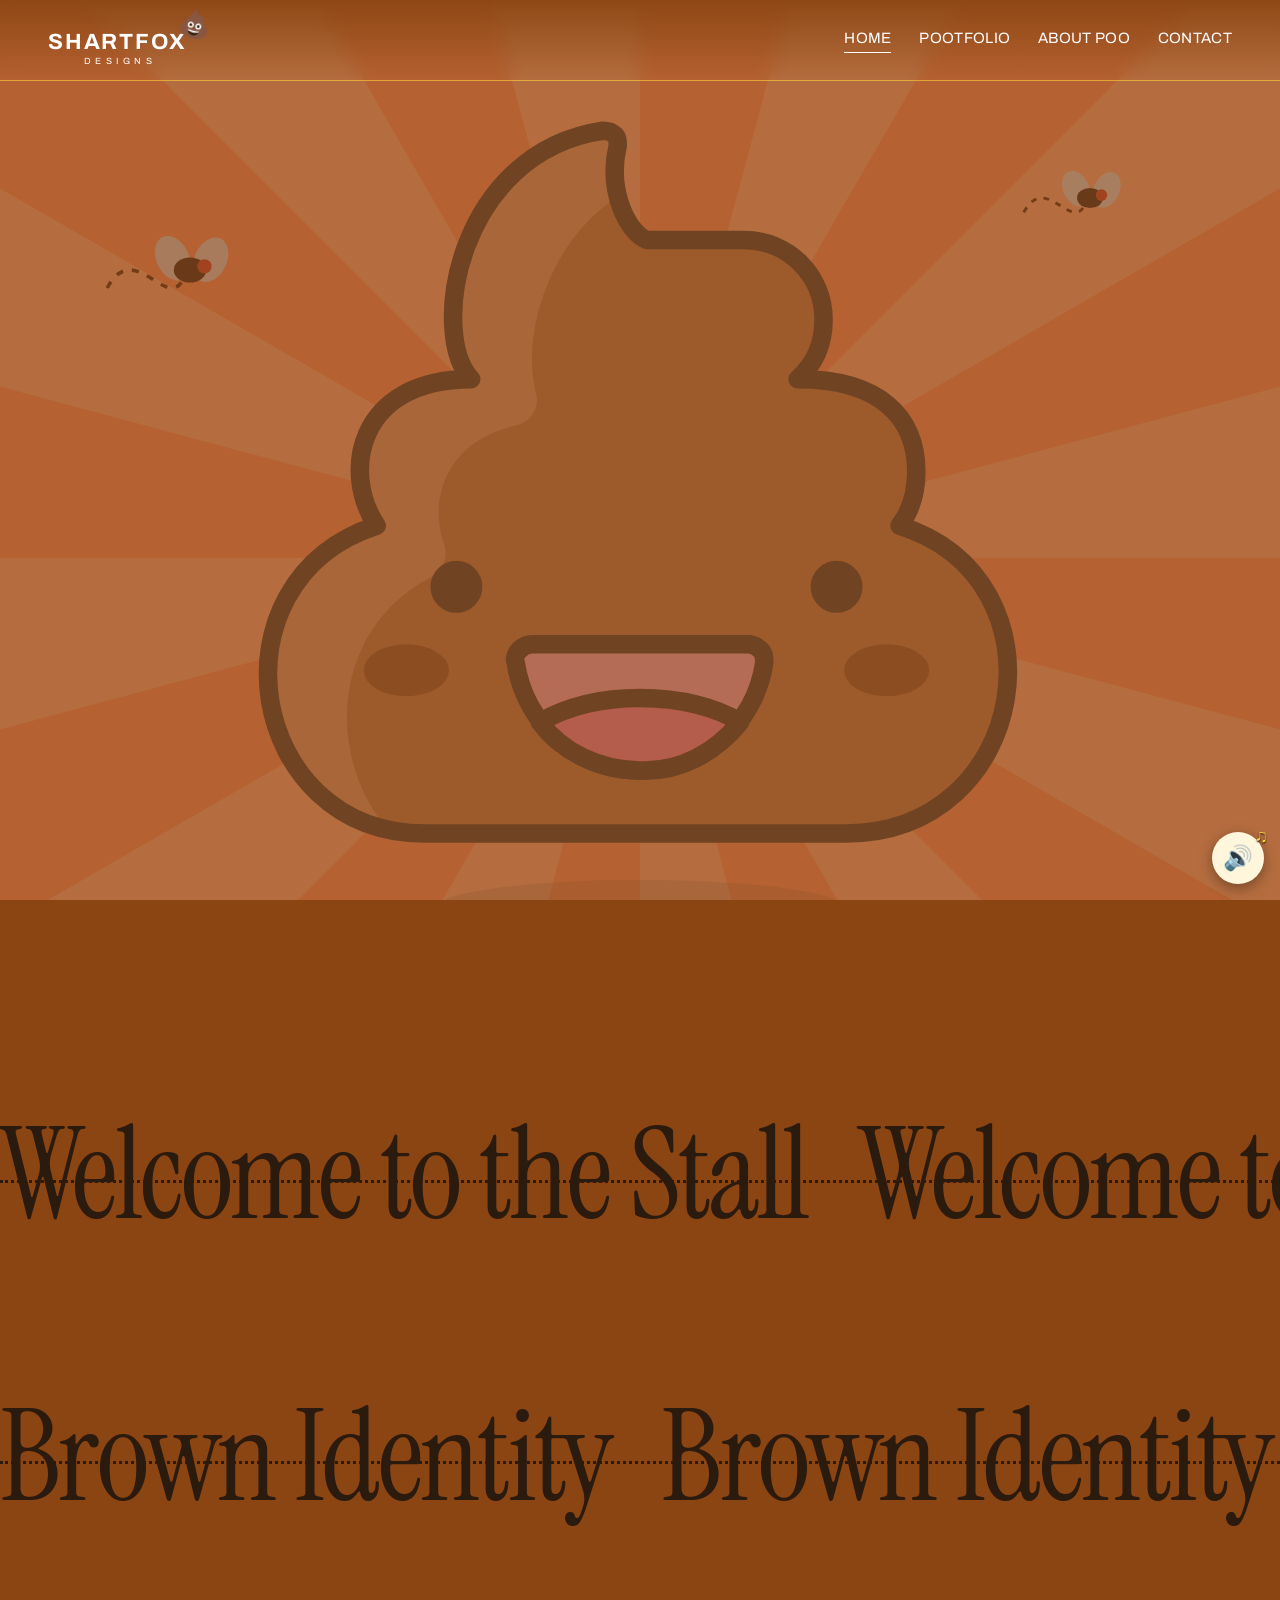
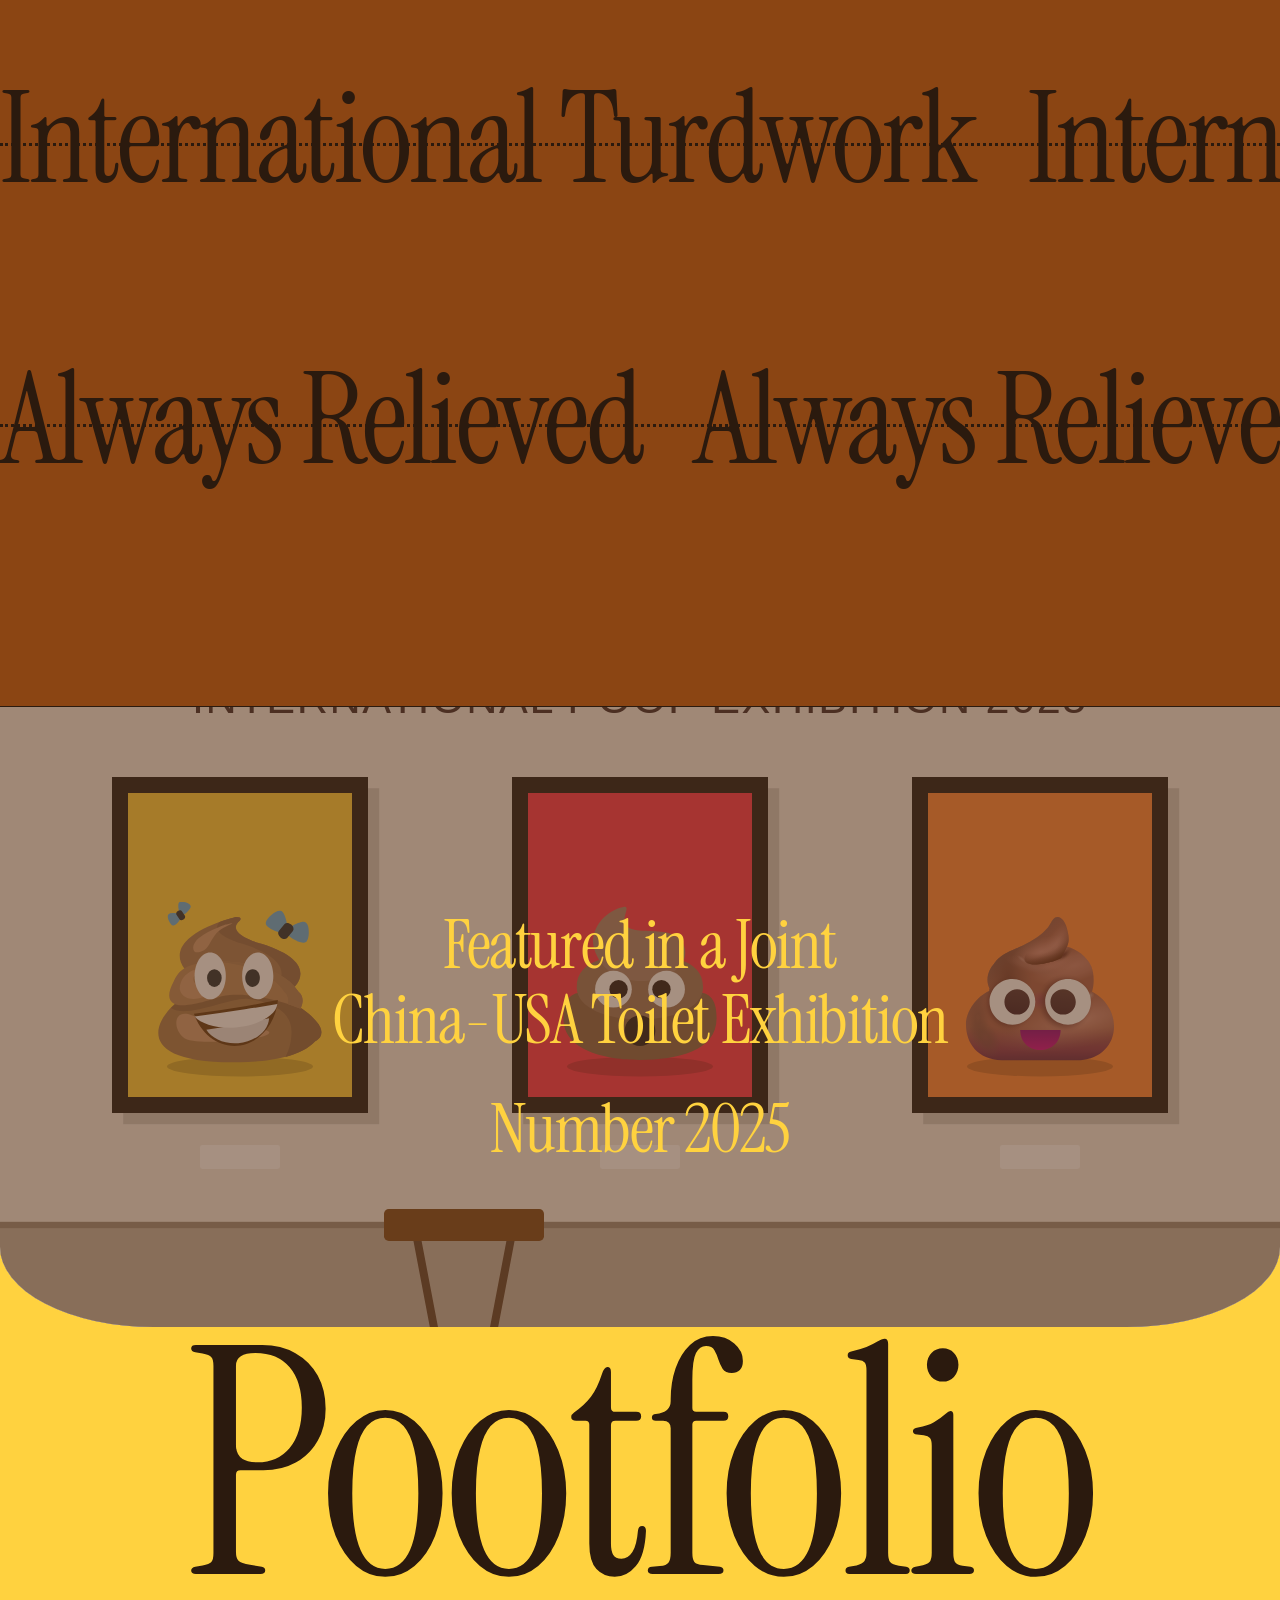
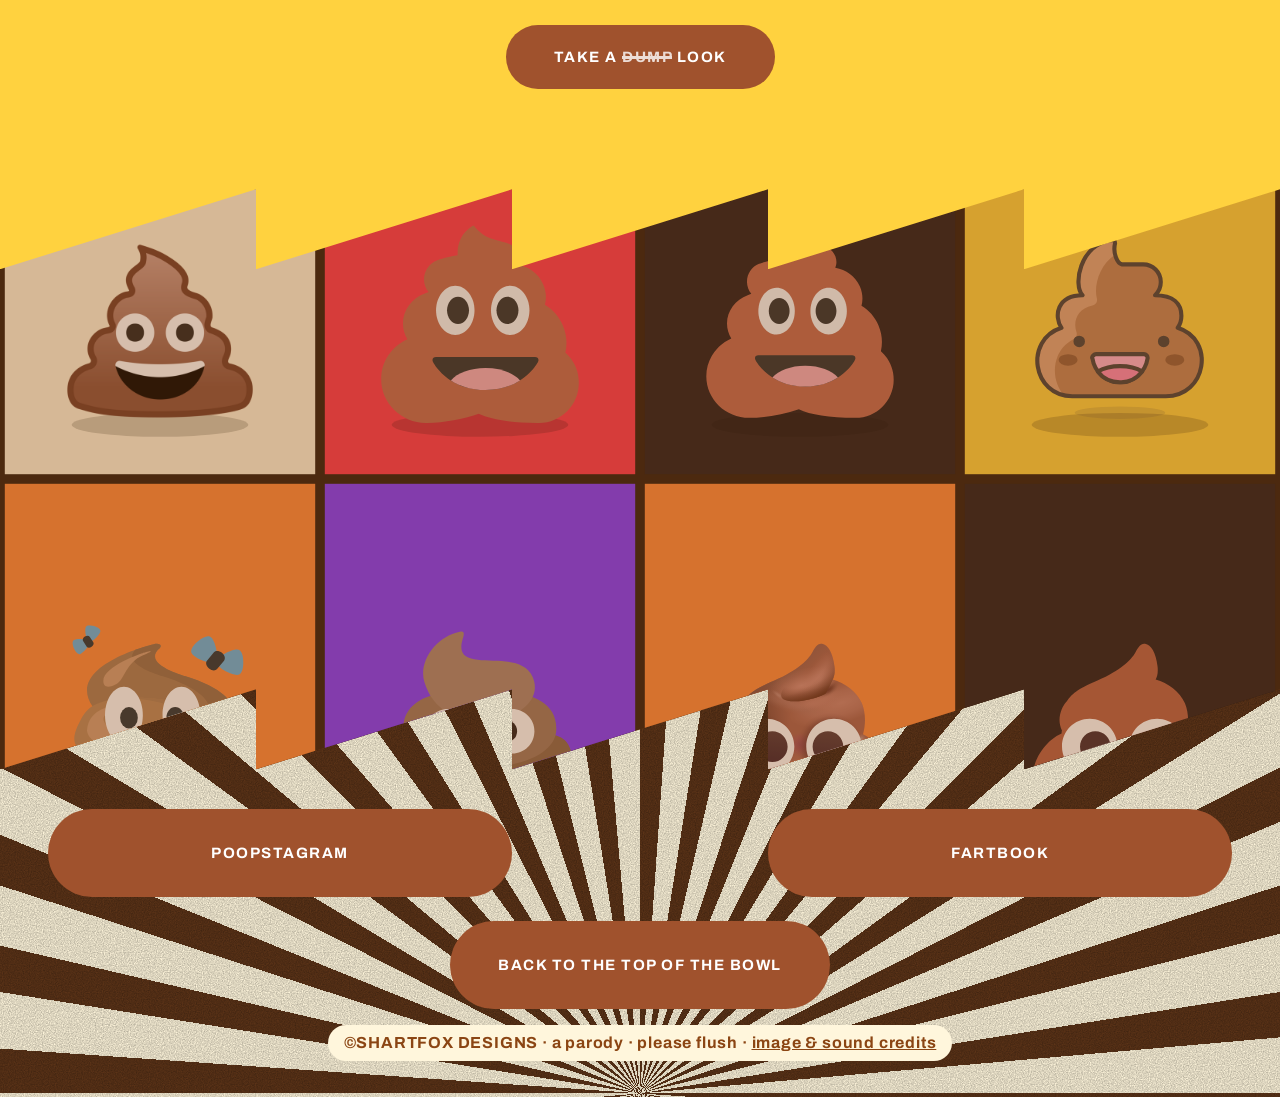
<file: index.html>
<!doctype html>
<html lang="en">
<head>
  <meta charset="utf-8">
  <meta name="robots" content="noindex">
  <meta name="viewport" content="width=device-width, initial-scale=1">
  <title>ShartFox Designs | Discover Creative Projects</title>
  <meta name="description" content="ShartFox Designs: international turdwork and brown identity. Clients are always relieved.">
  <meta property="og:site_name" content="ShartFox Designs">
  <meta property="og:title" content="ShartFox Designs | Discover Creative Projects">
  <meta property="og:description" content="ShartFox Designs: international turdwork and brown identity. Clients are always relieved.">
  <meta property="og:type" content="website">
  <meta name="twitter:card" content="summary_large_image">
  <meta name="theme-color" content="#8b4513">
  <link rel="icon" href="data:image/svg+xml,%3Csvg xmlns='http://www.w3.org/2000/svg' viewBox='0 0 100 100'%3E%3Ctext y='.9em' font-size='90'%3E%F0%9F%92%A9%3C/text%3E%3C/svg%3E">
  <link rel="preconnect" href="https://fonts.googleapis.com">
  <link rel="preconnect" href="https://fonts.gstatic.com" crossorigin>
  <link href="https://fonts.googleapis.com/css2?family=Archivo:wght@400;700&family=Instrument+Serif&display=swap" rel="stylesheet">
  <link rel="stylesheet" href="assets/css/style.css">
  <link rel="stylesheet" href="assets/css/shart.css">
</head>
<body>
  <header class="site-header">
    <a class="logo" href="./" aria-label="ShartFox Designs home">
      <span class="wordmark"><span class="wm-name">SHARTFOX<span class="wm-icon" aria-hidden="true">💩</span></span><span class="wm-sub">DESIGNS</span></span>
    </a>
    <button class="menu-toggle" aria-label="Menu" aria-expanded="false" aria-controls="nav"><span></span><span></span><span></span></button>
    <nav class="nav" id="nav">
      <a href="./" aria-current="page">HOME</a>
      <a href="portfolio/">POOTFOLIO</a>
      <a href="aboutme/">ABOUT POO</a>
      <a href="contact/">CONTACT</a>
    </nav>
  </header>

  <main id="top">

    <section style="z-index:6" class="section hero has-bg">
      <div class="bg" style="--overlay:rgba(139,69,19,.63)"><img src="assets/img/poop/zombie_me_upscaled.svg" alt="" fetchpriority="high"></div>
    </section>

    <section style="z-index:5" class="section marquees bg-red">
      <div class="marquee left"><span class="sr-only" style="position:absolute;left:-9999px">Welcome to the Stall</span><div class="marquee-track" aria-hidden="true"><h2>Welcome to the Stall</h2><h2>Welcome to the Stall</h2><h2>Welcome to the Stall</h2><h2>Welcome to the Stall</h2><h2>Welcome to the Stall</h2><h2>Welcome to the Stall</h2><h2>Welcome to the Stall</h2><h2>Welcome to the Stall</h2><h2>Welcome to the Stall</h2><h2>Welcome to the Stall</h2><h2>Welcome to the Stall</h2><h2>Welcome to the Stall</h2><h2>Welcome to the Stall</h2><h2>Welcome to the Stall</h2><h2>Welcome to the Stall</h2><h2>Welcome to the Stall</h2></div></div>
      <div class="marquee right"><span class="sr-only" style="position:absolute;left:-9999px">Brown Identity</span><div class="marquee-track" aria-hidden="true"><h2>Brown Identity</h2><h2>Brown Identity</h2><h2>Brown Identity</h2><h2>Brown Identity</h2><h2>Brown Identity</h2><h2>Brown Identity</h2><h2>Brown Identity</h2><h2>Brown Identity</h2><h2>Brown Identity</h2><h2>Brown Identity</h2><h2>Brown Identity</h2><h2>Brown Identity</h2><h2>Brown Identity</h2><h2>Brown Identity</h2><h2>Brown Identity</h2><h2>Brown Identity</h2></div></div>
      <div class="marquee left"><span class="sr-only" style="position:absolute;left:-9999px">International Turdwork</span><div class="marquee-track" aria-hidden="true"><h2>International Turdwork</h2><h2>International Turdwork</h2><h2>International Turdwork</h2><h2>International Turdwork</h2><h2>International Turdwork</h2><h2>International Turdwork</h2><h2>International Turdwork</h2><h2>International Turdwork</h2><h2>International Turdwork</h2><h2>International Turdwork</h2><h2>International Turdwork</h2><h2>International Turdwork</h2><h2>International Turdwork</h2><h2>International Turdwork</h2><h2>International Turdwork</h2><h2>International Turdwork</h2></div></div>
      <div class="marquee right"><span class="sr-only" style="position:absolute;left:-9999px">Always Relieved</span><div class="marquee-track" aria-hidden="true"><h2>Always Relieved</h2><h2>Always Relieved</h2><h2>Always Relieved</h2><h2>Always Relieved</h2><h2>Always Relieved</h2><h2>Always Relieved</h2><h2>Always Relieved</h2><h2>Always Relieved</h2><h2>Always Relieved</h2><h2>Always Relieved</h2><h2>Always Relieved</h2><h2>Always Relieved</h2><h2>Always Relieved</h2><h2>Always Relieved</h2><h2>Always Relieved</h2><h2>Always Relieved</h2></div></div>
    </section>

    <section style="z-index:4" class="section exhibition has-bg bg-violet overlap divider-round">
      <div class="bg" style="--overlay:rgba(92,51,23,.54)"><img src="assets/img/poop/zisu-exhibit.svg" alt="" loading="lazy"></div>
      <div>
        <h2>Featured in a Joint<br>China-USA Toilet Exhibition</h2>
        <h2>Number 2025</h2>
      </div>
    </section>

    <section style="z-index:3" class="section portfolio-cta bg-green overlap divider-teeth">
      <h2>Pootfolio</h2>
      <a class="btn" href="portfolio/"><span>Take a <s>dump</s> look</span></a>
    </section>

    <section style="z-index:2" class="section collage has-bg bg-red overlap divider-teeth">
      <div class="bg" style="--overlay:rgba(139,69,19,.35)"><img src="assets/img/poop/backround-2.svg" alt="" loading="lazy"></div>
    </section>

  </main>

  <footer class="site-footer">
    <div class="footer-inner">
      <a class="btn poop-link" href="https://en.wikipedia.org/wiki/Feces" target="_blank" rel="noopener">Poopstagram</a>
      <a class="btn poop-link" href="https://en.wikipedia.org/wiki/Flatulence" target="_blank" rel="noopener">Fartbook</a>
      <a class="btn to-top" href="#top">Back to the top of the bowl</a>
    </div>
    <p class="copyright">&copy;SHARTFOX DESIGNS · a parody · please flush · <a href="credits/">image &amp; sound credits</a></p>
  </footer>

  <script src="assets/js/main.js"></script>
  <script src="assets/js/shart.js"></script>
</body>
</html>
</file>
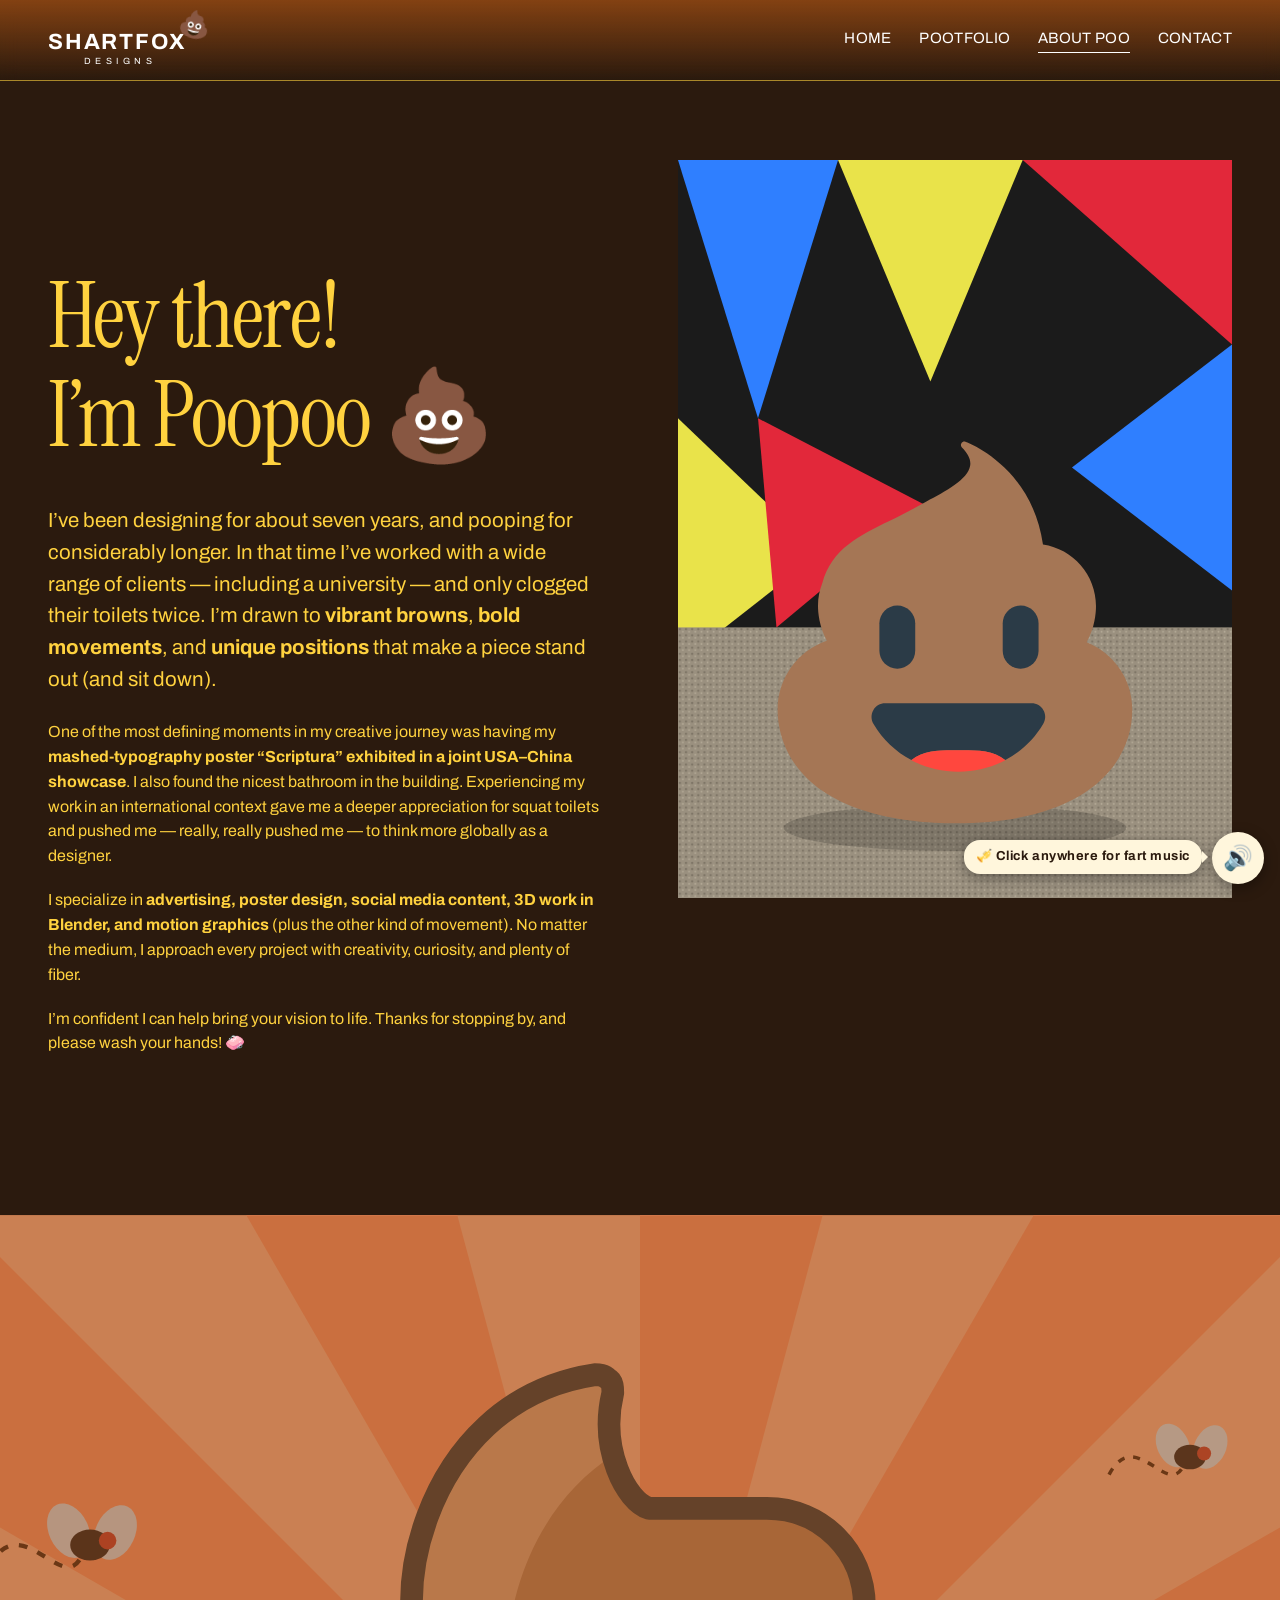
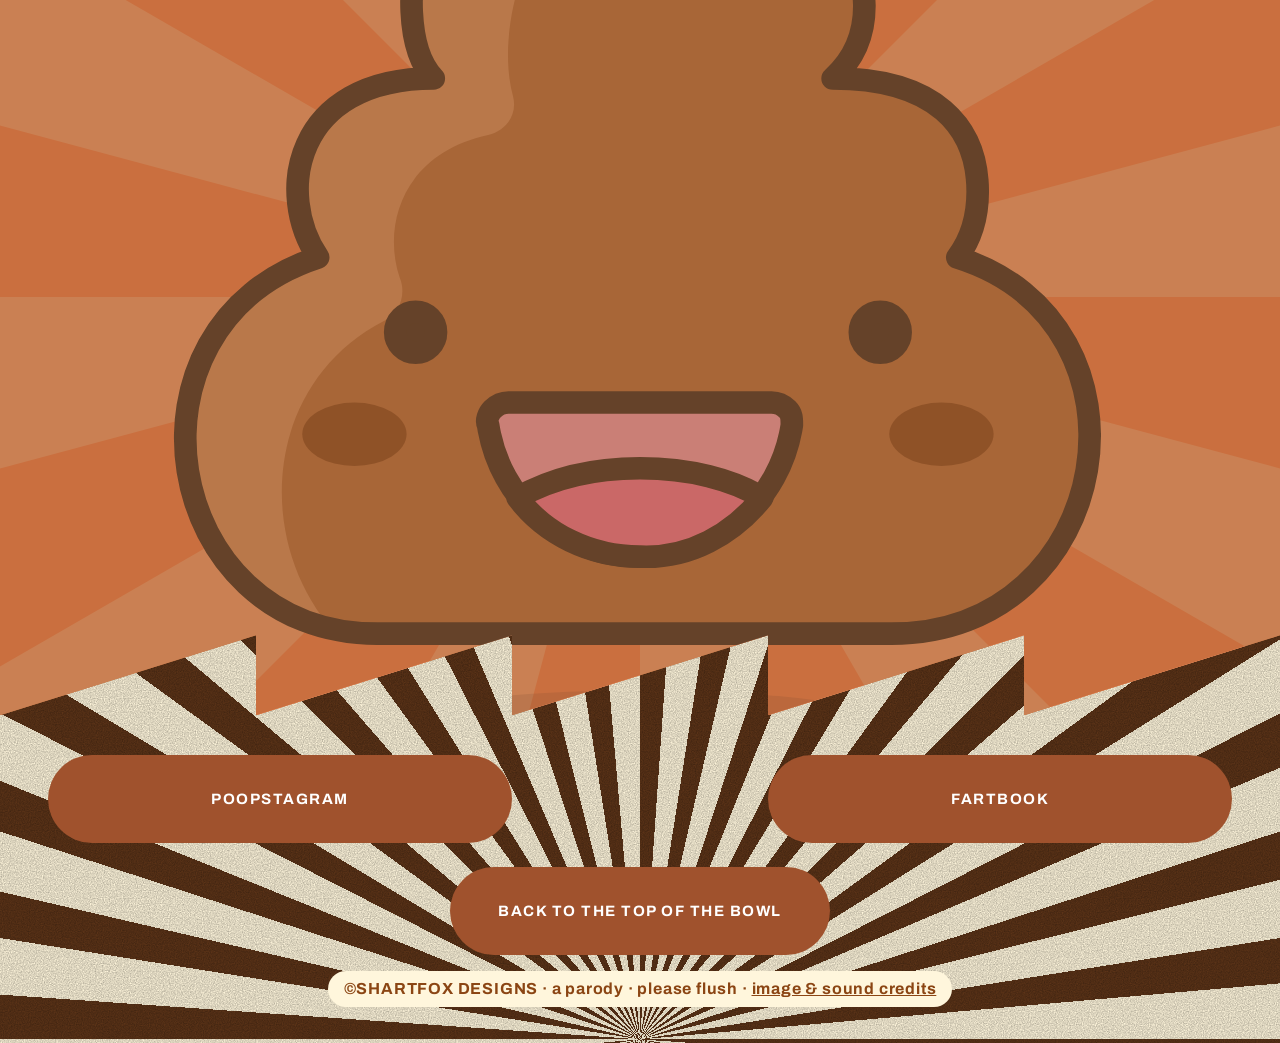
<file: aboutme/index.html>
<!doctype html>
<html lang="en">
<head>
  <meta charset="utf-8">
  <meta name="robots" content="noindex">
  <meta name="viewport" content="width=device-width, initial-scale=1">
  <title>ABOUT ME | Discover Who Poopoo Sharp Is – Read More — ShartFox Designs</title>
  <meta name="description" content="Meet Poopoo, designer, poster artist and Number Two in your heart.">
  <meta property="og:site_name" content="ShartFox Designs">
  <meta property="og:title" content="ABOUT ME | Discover Who Poopoo Sharp Is – Read More — ShartFox Designs">
  <meta property="og:description" content="Meet Poopoo, designer, poster artist and Number Two in your heart.">
  <meta property="og:type" content="website">
  <meta name="twitter:card" content="summary_large_image">
  <meta name="theme-color" content="#8b4513">
  <link rel="icon" href="data:image/svg+xml,%3Csvg xmlns='http://www.w3.org/2000/svg' viewBox='0 0 100 100'%3E%3Ctext y='.9em' font-size='90'%3E%F0%9F%92%A9%3C/text%3E%3C/svg%3E">
  <link rel="preconnect" href="https://fonts.googleapis.com">
  <link rel="preconnect" href="https://fonts.gstatic.com" crossorigin>
  <link href="https://fonts.googleapis.com/css2?family=Archivo:wght@400;700&family=Instrument+Serif&display=swap" rel="stylesheet">
  <link rel="stylesheet" href="../assets/css/style.css">
  <link rel="stylesheet" href="../assets/css/shart.css">
</head>
<body>
  <header class="site-header">
    <a class="logo" href="../" aria-label="ShartFox Designs home">
      <span class="wordmark"><span class="wm-name">SHARTFOX<span class="wm-icon" aria-hidden="true">💩</span></span><span class="wm-sub">DESIGNS</span></span>
    </a>
    <button class="menu-toggle" aria-label="Menu" aria-expanded="false" aria-controls="nav"><span></span><span></span><span></span></button>
    <nav class="nav" id="nav">
      <a href=".././">HOME</a>
      <a href="../portfolio/">POOTFOLIO</a>
      <a href="../aboutme/" aria-current="page">ABOUT POO</a>
      <a href="../contact/">CONTACT</a>
    </nav>
  </header>

  <main id="top">

    <section style="z-index:3" class="section bg-ink">
      <div class="about">
        <div class="about-text">
          <h1>Hey there!<br>I’m Poopoo 💩</h1>
          <p class="lead">I’ve been designing for about seven years, and pooping for considerably longer. In that time I’ve worked with a wide range of clients — including a university — and only clogged their toilets twice. I’m drawn to <strong>vibrant browns</strong>, <strong>bold movements</strong>, and <strong>unique positions</strong> that make a piece stand out (and sit down).</p>
          <p>One of the most defining moments in my creative journey was having my <strong>mashed‑typography poster “Scriptura” exhibited in a joint USA–China showcase</strong>. I also found the nicest bathroom in the building. Experiencing my work in an international context gave me a deeper appreciation for squat toilets and pushed me — really, really pushed me — to think more globally as a designer.</p>
          <p>I specialize in <strong>advertising, poster design, social media content, 3D work in Blender, and motion graphics</strong> (plus the other kind of movement). No matter the medium, I approach every project with creativity, curiosity, and plenty of fiber.</p>
          <p>I’m confident I can help bring your vision to life. Thanks for stopping by, and please wash your hands! 🧼</p>
        </div>
        <div class="about-photo">
          <img src="../assets/img/poop/img_20241021_193552.svg" alt="Poopoo, drawn as a cartoon poop in a green cap and glasses" fetchpriority="high">
        </div>
      </div>
    </section>

    <section style="z-index:2" class="section about-art has-bg bg-red overlap divider-teeth">
      <div class="bg" style="--overlay:rgba(139,69,19,.46)"><img src="../assets/img/poop/zombie_me_upscaled.svg" alt="" loading="lazy"></div>
    </section>

  </main>

  <footer class="site-footer">
    <div class="footer-inner">
      <a class="btn poop-link" href="https://en.wikipedia.org/wiki/Feces" target="_blank" rel="noopener">Poopstagram</a>
      <a class="btn poop-link" href="https://en.wikipedia.org/wiki/Flatulence" target="_blank" rel="noopener">Fartbook</a>
      <a class="btn to-top" href="#top">Back to the top of the bowl</a>
    </div>
    <p class="copyright">&copy;SHARTFOX DESIGNS · a parody · please flush · <a href="../credits/">image &amp; sound credits</a></p>
  </footer>

  <script src="../assets/js/main.js"></script>
  <script src="../assets/js/shart.js"></script>
</body>
</html>
</file>
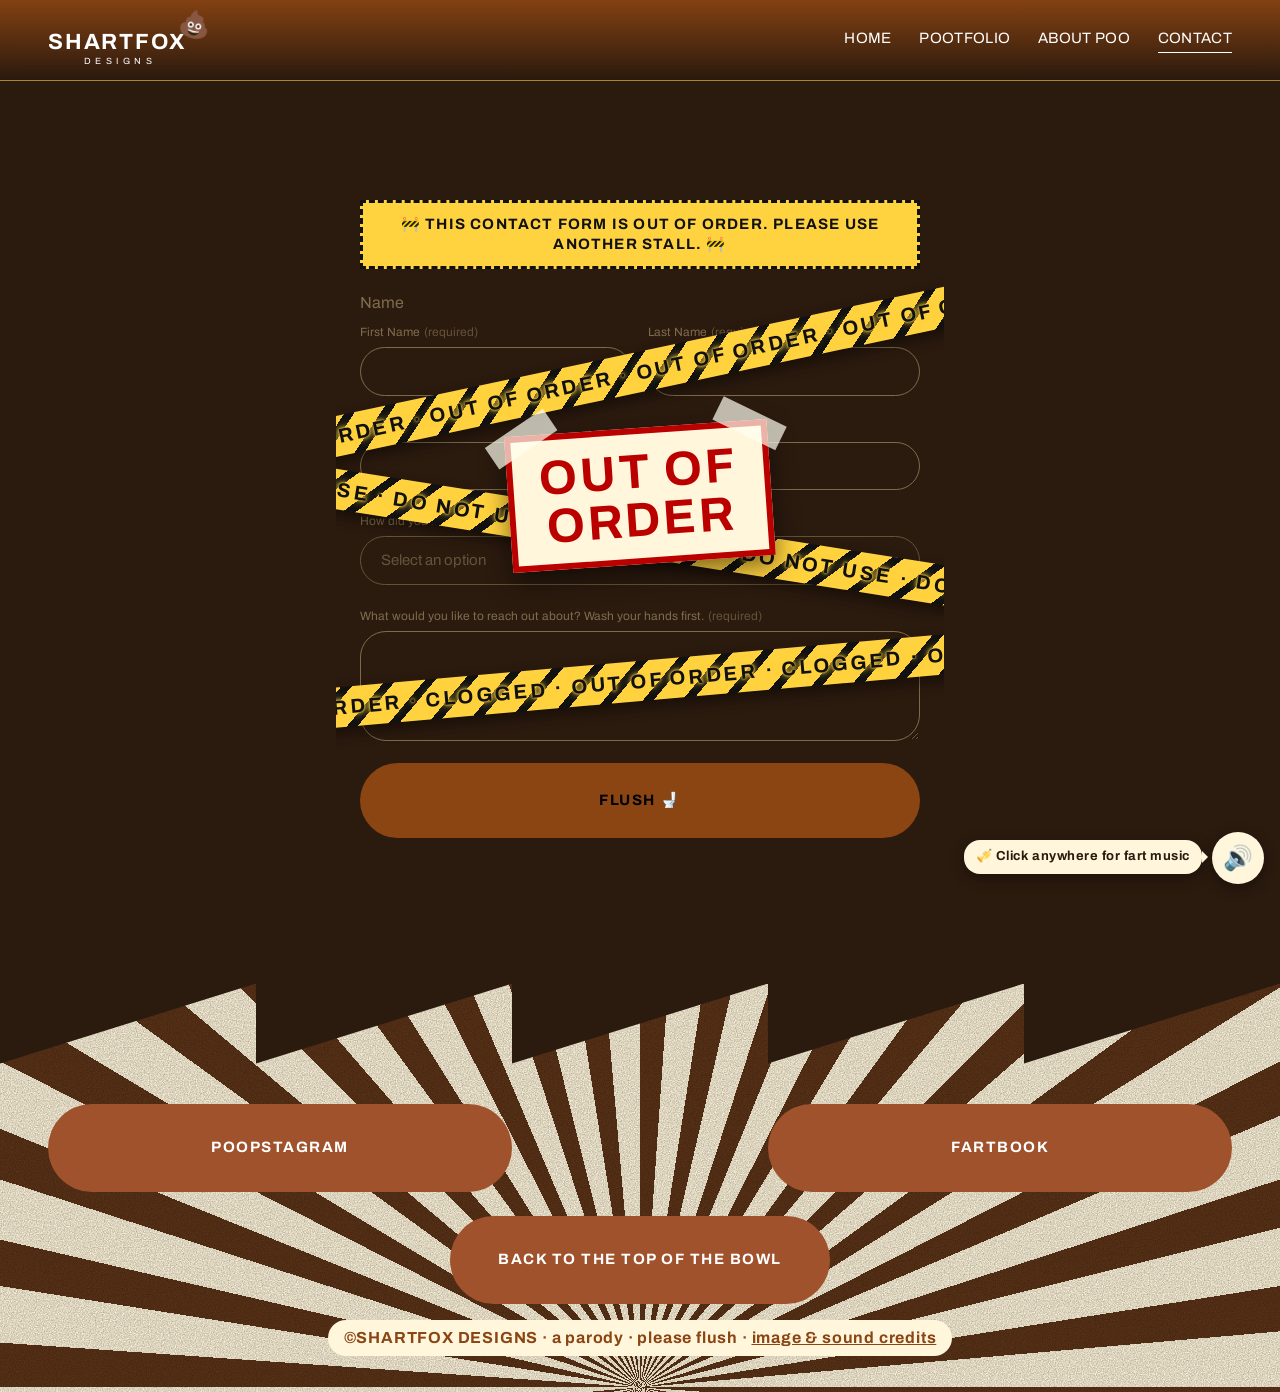
<file: contact/index.html>
<!doctype html>
<html lang="en">
<head>
  <meta charset="utf-8">
  <meta name="robots" content="noindex">
  <meta name="viewport" content="width=device-width, initial-scale=1">
  <title>CONTACT | Connect with me - Bring visions to life — ShartFox Designs</title>
  <meta name="description" content="Get in touch with ShartFox Designs. Please wash your hands before typing.">
  <meta property="og:site_name" content="ShartFox Designs">
  <meta property="og:title" content="CONTACT | Connect with me - Bring visions to life — ShartFox Designs">
  <meta property="og:description" content="Get in touch with ShartFox Designs. Please wash your hands before typing.">
  <meta property="og:type" content="website">
  <meta name="twitter:card" content="summary_large_image">
  <meta name="theme-color" content="#8b4513">
  <link rel="icon" href="data:image/svg+xml,%3Csvg xmlns='http://www.w3.org/2000/svg' viewBox='0 0 100 100'%3E%3Ctext y='.9em' font-size='90'%3E%F0%9F%92%A9%3C/text%3E%3C/svg%3E">
  <link rel="preconnect" href="https://fonts.googleapis.com">
  <link rel="preconnect" href="https://fonts.gstatic.com" crossorigin>
  <link href="https://fonts.googleapis.com/css2?family=Archivo:wght@400;700&family=Instrument+Serif&display=swap" rel="stylesheet">
  <link rel="stylesheet" href="../assets/css/style.css">
  <link rel="stylesheet" href="../assets/css/shart.css">
</head>
<body>
  <header class="site-header">
    <a class="logo" href="../" aria-label="ShartFox Designs home">
      <span class="wordmark"><span class="wm-name">SHARTFOX<span class="wm-icon" aria-hidden="true">💩</span></span><span class="wm-sub">DESIGNS</span></span>
    </a>
    <button class="menu-toggle" aria-label="Menu" aria-expanded="false" aria-controls="nav"><span></span><span></span><span></span></button>
    <nav class="nav" id="nav">
      <a href=".././">HOME</a>
      <a href="../portfolio/">POOTFOLIO</a>
      <a href="../aboutme/">ABOUT POO</a>
      <a href="../contact/" aria-current="page">CONTACT</a>
    </nav>
  </header>

  <main id="top">

    <section style="z-index:2" class="section contact bg-ink overlap divider-teeth">
      <form id="contact-form" onsubmit="return false" aria-describedby="ooo-note">
        <p class="ooo-note" id="ooo-note">🚧 This contact form is OUT OF ORDER. Please use another stall. 🚧</p>
        <fieldset class="ooo-fields" disabled>
          <fieldset>
            <legend>Name</legend>
            <div class="row">
              <div class="field">
                <label for="fname">First Name<span class="req">(required)</span></label>
                <input id="fname" name="first_name" type="text" autocomplete="given-name">
              </div>
              <div class="field">
                <label for="lname">Last Name<span class="req">(required)</span></label>
                <input id="lname" name="last_name" type="text" autocomplete="family-name">
              </div>
            </div>
          </fieldset>
          <div class="field">
            <label for="email">Email<span class="req">(required)</span></label>
            <input id="email" name="email" type="email" autocomplete="email">
          </div>
          <div class="field">
            <label for="source">How did you hear about me? (Be honest)</label>
            <select id="source" name="heard_about">
              <option value="">Select an option</option>
              <option>Instagram</option>
              <option>Facebook</option>
              <option>Bathroom stall wall</option>
              <option>Smelled it from afar</option>
              <option>Other</option>
            </select>
          </div>
          <div class="field">
            <label for="message">What would you like to reach out about? Wash your hands first.<span class="req">(required)</span></label>
            <textarea id="message" name="message"></textarea>
          </div>
        </fieldset>
        <div class="ooo-tape" aria-hidden="true">
          <span class="tape t1">OUT OF ORDER · OUT OF ORDER · OUT OF ORDER · OUT OF ORDER · OUT OF ORDER</span>
          <span class="tape t2">DO NOT USE · DO NOT USE · DO NOT USE · DO NOT USE · DO NOT USE · DO NOT USE</span>
          <span class="tape t3">OUT OF ORDER · CLOGGED · OUT OF ORDER · CLOGGED · OUT OF ORDER · CLOGGED</span>
          <span class="ooo-sign">OUT OF<br>ORDER</span>
        </div>
        <button class="btn flush-btn" id="flush-btn" type="button">Flush 🚽</button>
        <p class="form-status" role="status" aria-live="polite"></p>
      </form>
    </section>

  </main>

  <footer class="site-footer">
    <div class="footer-inner">
      <a class="btn poop-link" href="https://en.wikipedia.org/wiki/Feces" target="_blank" rel="noopener">Poopstagram</a>
      <a class="btn poop-link" href="https://en.wikipedia.org/wiki/Flatulence" target="_blank" rel="noopener">Fartbook</a>
      <a class="btn to-top" href="#top">Back to the top of the bowl</a>
    </div>
    <p class="copyright">&copy;SHARTFOX DESIGNS · a parody · please flush · <a href="../credits/">image &amp; sound credits</a></p>
  </footer>

  <script src="../assets/js/main.js"></script>
  <script src="../assets/js/shart.js"></script>
</body>
</html>
</file>
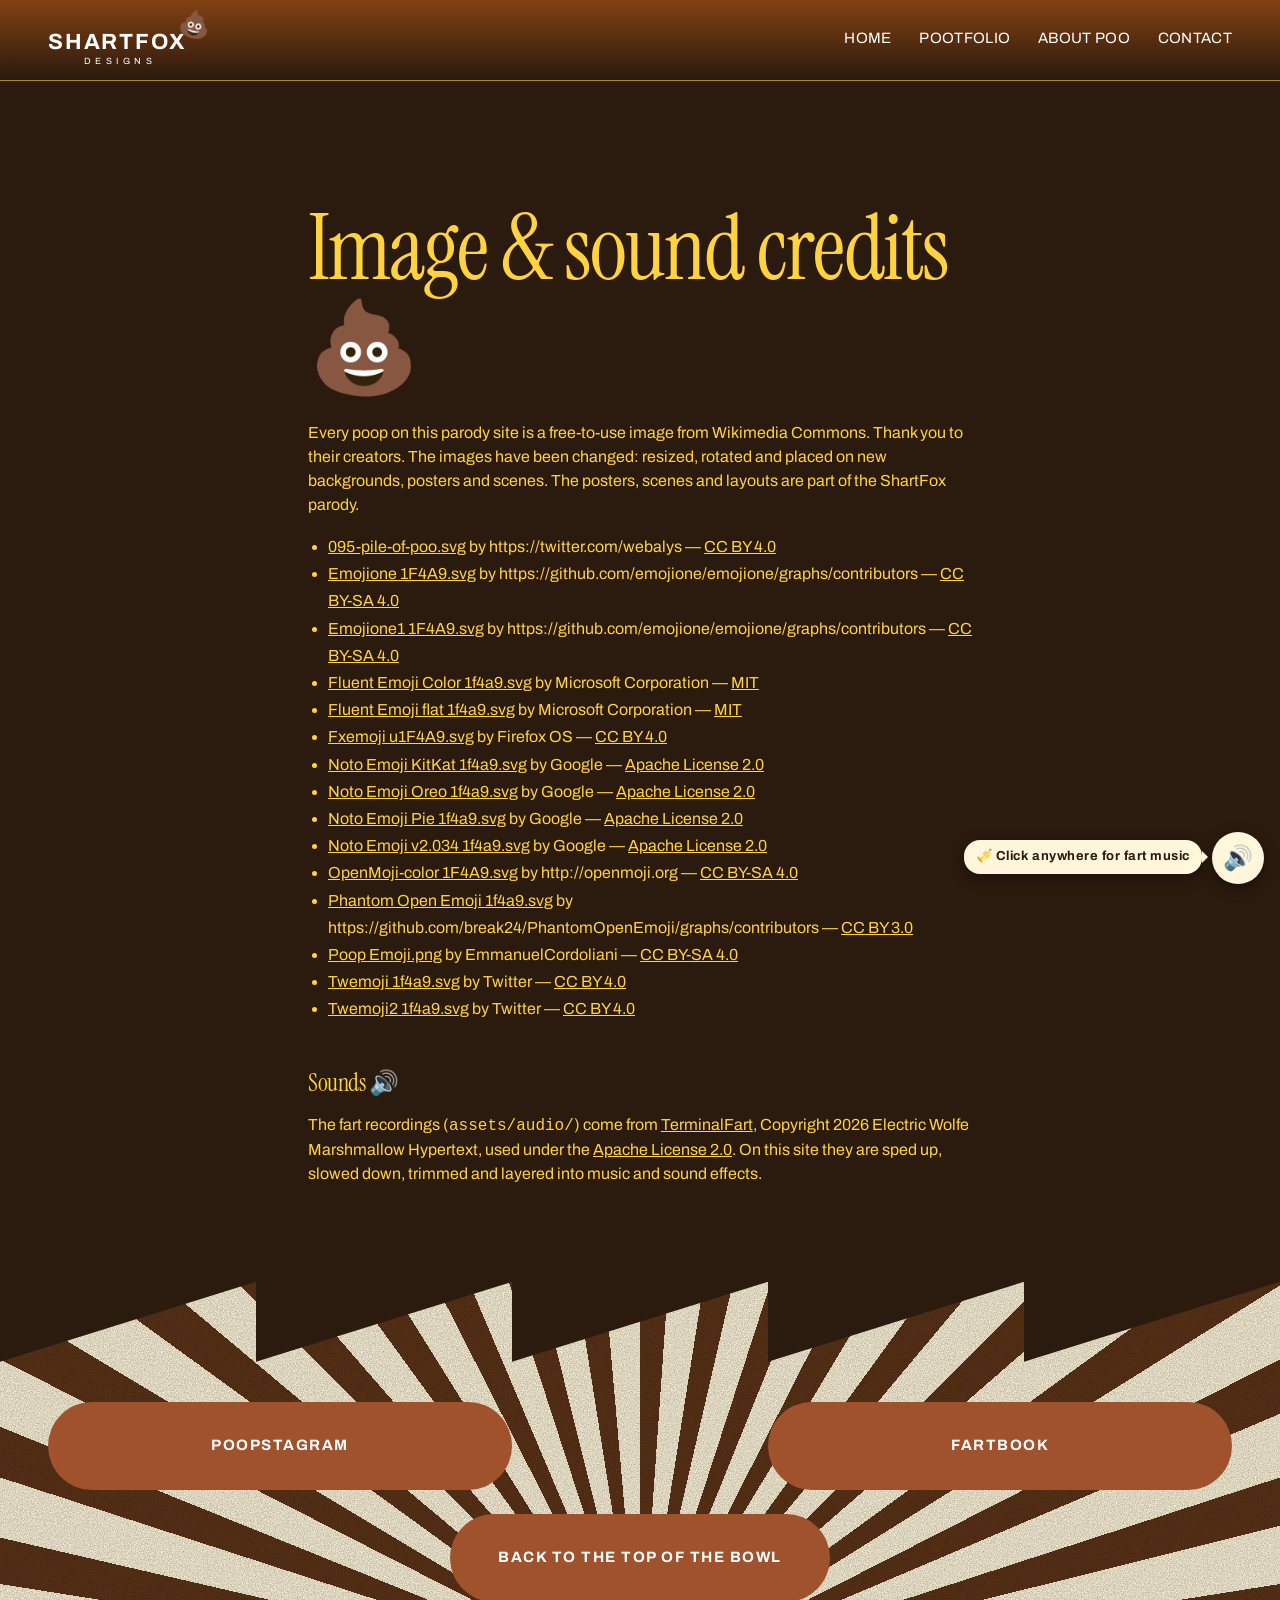
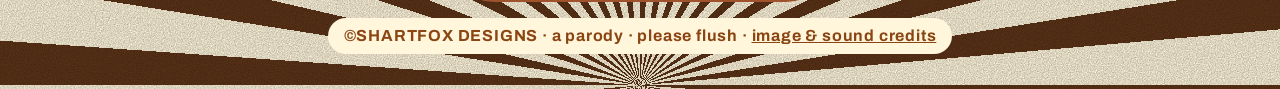
<file: credits/index.html>
<!doctype html>
<html lang="en">
<head>
  <meta charset="utf-8">
  <meta name="robots" content="noindex">
  <meta name="viewport" content="width=device-width, initial-scale=1">
  <title>Image &amp; sound credits — ShartFox Designs</title>
  <meta name="description" content="Get in touch with ShartFox Designs. Please wash your hands before typing.">
  <meta property="og:site_name" content="ShartFox Designs">
  <meta property="og:title" content="CONTACT | Connect with me - Bring visions to life — ShartFox Designs">
  <meta property="og:description" content="Get in touch with ShartFox Designs. Please wash your hands before typing.">
  <meta property="og:type" content="website">
  <meta name="twitter:card" content="summary_large_image">
  <meta name="theme-color" content="#8b4513">
  <link rel="icon" href="data:image/svg+xml,%3Csvg xmlns='http://www.w3.org/2000/svg' viewBox='0 0 100 100'%3E%3Ctext y='.9em' font-size='90'%3E%F0%9F%92%A9%3C/text%3E%3C/svg%3E">
  <link rel="preconnect" href="https://fonts.googleapis.com">
  <link rel="preconnect" href="https://fonts.gstatic.com" crossorigin>
  <link href="https://fonts.googleapis.com/css2?family=Archivo:wght@400;700&family=Instrument+Serif&display=swap" rel="stylesheet">
  <link rel="stylesheet" href="../assets/css/style.css">
  <link rel="stylesheet" href="../assets/css/shart.css">
</head>
<body>
  <header class="site-header">
    <a class="logo" href="../" aria-label="ShartFox Designs home">
      <span class="wordmark"><span class="wm-name">SHARTFOX<span class="wm-icon" aria-hidden="true">💩</span></span><span class="wm-sub">DESIGNS</span></span>
    </a>
    <button class="menu-toggle" aria-label="Menu" aria-expanded="false" aria-controls="nav"><span></span><span></span><span></span></button>
    <nav class="nav" id="nav">
      <a href=".././">HOME</a>
      <a href="../portfolio/">POOTFOLIO</a>
      <a href="../aboutme/">ABOUT POO</a>
      <a href="../contact/">CONTACT</a>
    </nav>
  </header>

  <main id="top">
    <section style="z-index:2" class="section credits bg-ink overlap divider-teeth">
      <div style="max-width:760px;margin:0 auto;padding:200px var(--gutter) 160px">
        <h1 style="font-size:clamp(48px,7vw,90px);margin-bottom:24px">Image &amp; sound credits 💩</h1>
        <p>Every poop on this parody site is a free-to-use image from Wikimedia Commons. Thank you to their creators.
        The images have been changed: resized, rotated and placed on new backgrounds, posters and scenes.
        The posters, scenes and layouts are part of the ShartFox parody.</p>
        <ul style="line-height:1.7;padding-left:20px">
          <li><a href="https://commons.wikimedia.org/wiki/File:095-pile-of-poo.svg" target="_blank" rel="noopener">095-pile-of-poo.svg</a> by https://twitter.com/webalys — <a href="https://creativecommons.org/licenses/by/4.0" target="_blank" rel="noopener">CC BY 4.0</a></li>
          <li><a href="https://commons.wikimedia.org/wiki/File:Emojione_1F4A9.svg" target="_blank" rel="noopener">Emojione 1F4A9.svg</a> by https://github.com/emojione/emojione/graphs/contributors — <a href="https://creativecommons.org/licenses/by-sa/4.0" target="_blank" rel="noopener">CC BY-SA 4.0</a></li>
          <li><a href="https://commons.wikimedia.org/wiki/File:Emojione1_1F4A9.svg" target="_blank" rel="noopener">Emojione1 1F4A9.svg</a> by https://github.com/emojione/emojione/graphs/contributors — <a href="https://creativecommons.org/licenses/by-sa/4.0" target="_blank" rel="noopener">CC BY-SA 4.0</a></li>
          <li><a href="https://commons.wikimedia.org/wiki/File:Fluent_Emoji_Color_1f4a9.svg" target="_blank" rel="noopener">Fluent Emoji Color 1f4a9.svg</a> by Microsoft Corporation — <a href="http://opensource.org/licenses/mit-license.php" target="_blank" rel="noopener">MIT</a></li>
          <li><a href="https://commons.wikimedia.org/wiki/File:Fluent_Emoji_flat_1f4a9.svg" target="_blank" rel="noopener">Fluent Emoji flat 1f4a9.svg</a> by Microsoft Corporation — <a href="http://opensource.org/licenses/mit-license.php" target="_blank" rel="noopener">MIT</a></li>
          <li><a href="https://commons.wikimedia.org/wiki/File:Fxemoji_u1F4A9.svg" target="_blank" rel="noopener">Fxemoji u1F4A9.svg</a> by Firefox OS — <a href="https://creativecommons.org/licenses/by/4.0" target="_blank" rel="noopener">CC BY 4.0</a></li>
          <li><a href="https://commons.wikimedia.org/wiki/File:Noto_Emoji_KitKat_1f4a9.svg" target="_blank" rel="noopener">Noto Emoji KitKat 1f4a9.svg</a> by Google — <a href="http://www.apache.org/licenses/LICENSE-2.0" target="_blank" rel="noopener">Apache License 2.0</a></li>
          <li><a href="https://commons.wikimedia.org/wiki/File:Noto_Emoji_Oreo_1f4a9.svg" target="_blank" rel="noopener">Noto Emoji Oreo 1f4a9.svg</a> by Google — <a href="http://www.apache.org/licenses/LICENSE-2.0" target="_blank" rel="noopener">Apache License 2.0</a></li>
          <li><a href="https://commons.wikimedia.org/wiki/File:Noto_Emoji_Pie_1f4a9.svg" target="_blank" rel="noopener">Noto Emoji Pie 1f4a9.svg</a> by Google — <a href="http://www.apache.org/licenses/LICENSE-2.0" target="_blank" rel="noopener">Apache License 2.0</a></li>
          <li><a href="https://commons.wikimedia.org/wiki/File:Noto_Emoji_v2.034_1f4a9.svg" target="_blank" rel="noopener">Noto Emoji v2.034 1f4a9.svg</a> by Google — <a href="http://www.apache.org/licenses/LICENSE-2.0" target="_blank" rel="noopener">Apache License 2.0</a></li>
          <li><a href="https://commons.wikimedia.org/wiki/File:OpenMoji-color_1F4A9.svg" target="_blank" rel="noopener">OpenMoji-color 1F4A9.svg</a> by http://openmoji.org — <a href="https://creativecommons.org/licenses/by-sa/4.0" target="_blank" rel="noopener">CC BY-SA 4.0</a></li>
          <li><a href="https://commons.wikimedia.org/wiki/File:Phantom_Open_Emoji_1f4a9.svg" target="_blank" rel="noopener">Phantom Open Emoji 1f4a9.svg</a> by https://github.com/break24/PhantomOpenEmoji/graphs/contributors — <a href="https://creativecommons.org/licenses/by/3.0" target="_blank" rel="noopener">CC BY 3.0</a></li>
          <li><a href="https://commons.wikimedia.org/wiki/File:Poop_Emoji.png" target="_blank" rel="noopener">Poop Emoji.png</a> by EmmanuelCordoliani — <a href="https://creativecommons.org/licenses/by-sa/4.0" target="_blank" rel="noopener">CC BY-SA 4.0</a></li>
          <li><a href="https://commons.wikimedia.org/wiki/File:Twemoji_1f4a9.svg" target="_blank" rel="noopener">Twemoji 1f4a9.svg</a> by Twitter — <a href="https://creativecommons.org/licenses/by/4.0" target="_blank" rel="noopener">CC BY 4.0</a></li>
          <li><a href="https://commons.wikimedia.org/wiki/File:Twemoji2_1f4a9.svg" target="_blank" rel="noopener">Twemoji2 1f4a9.svg</a> by Twitter — <a href="https://creativecommons.org/licenses/by/4.0" target="_blank" rel="noopener">CC BY 4.0</a></li>
        </ul>
        <h2 style="margin-top:48px">Sounds 🔊</h2>
        <p>The fart recordings (<code>assets/audio/</code>) come from
        <a href="https://www.npmjs.com/package/terminalfart" target="_blank" rel="noopener">TerminalFart</a>,
        Copyright 2026 Electric Wolfe Marshmallow Hypertext, used under the
        <a href="../assets/audio/LICENSE-terminalfart.txt" target="_blank" rel="noopener">Apache License 2.0</a>.
        On this site they are sped up, slowed down, trimmed and layered into music and sound effects.</p>
      </div>
    </section>
  </main>

  <footer class="site-footer">
    <div class="footer-inner">
      <a class="btn poop-link" href="https://en.wikipedia.org/wiki/Feces" target="_blank" rel="noopener">Poopstagram</a>
      <a class="btn poop-link" href="https://en.wikipedia.org/wiki/Flatulence" target="_blank" rel="noopener">Fartbook</a>
      <a class="btn to-top" href="#top">Back to the top of the bowl</a>
    </div>
    <p class="copyright">&copy;SHARTFOX DESIGNS · a parody · please flush · <a href="../credits/">image &amp; sound credits</a></p>
  </footer>

  <script src="../assets/js/main.js"></script>
  <script src="../assets/js/shart.js"></script>
</body>
</html>
</file>
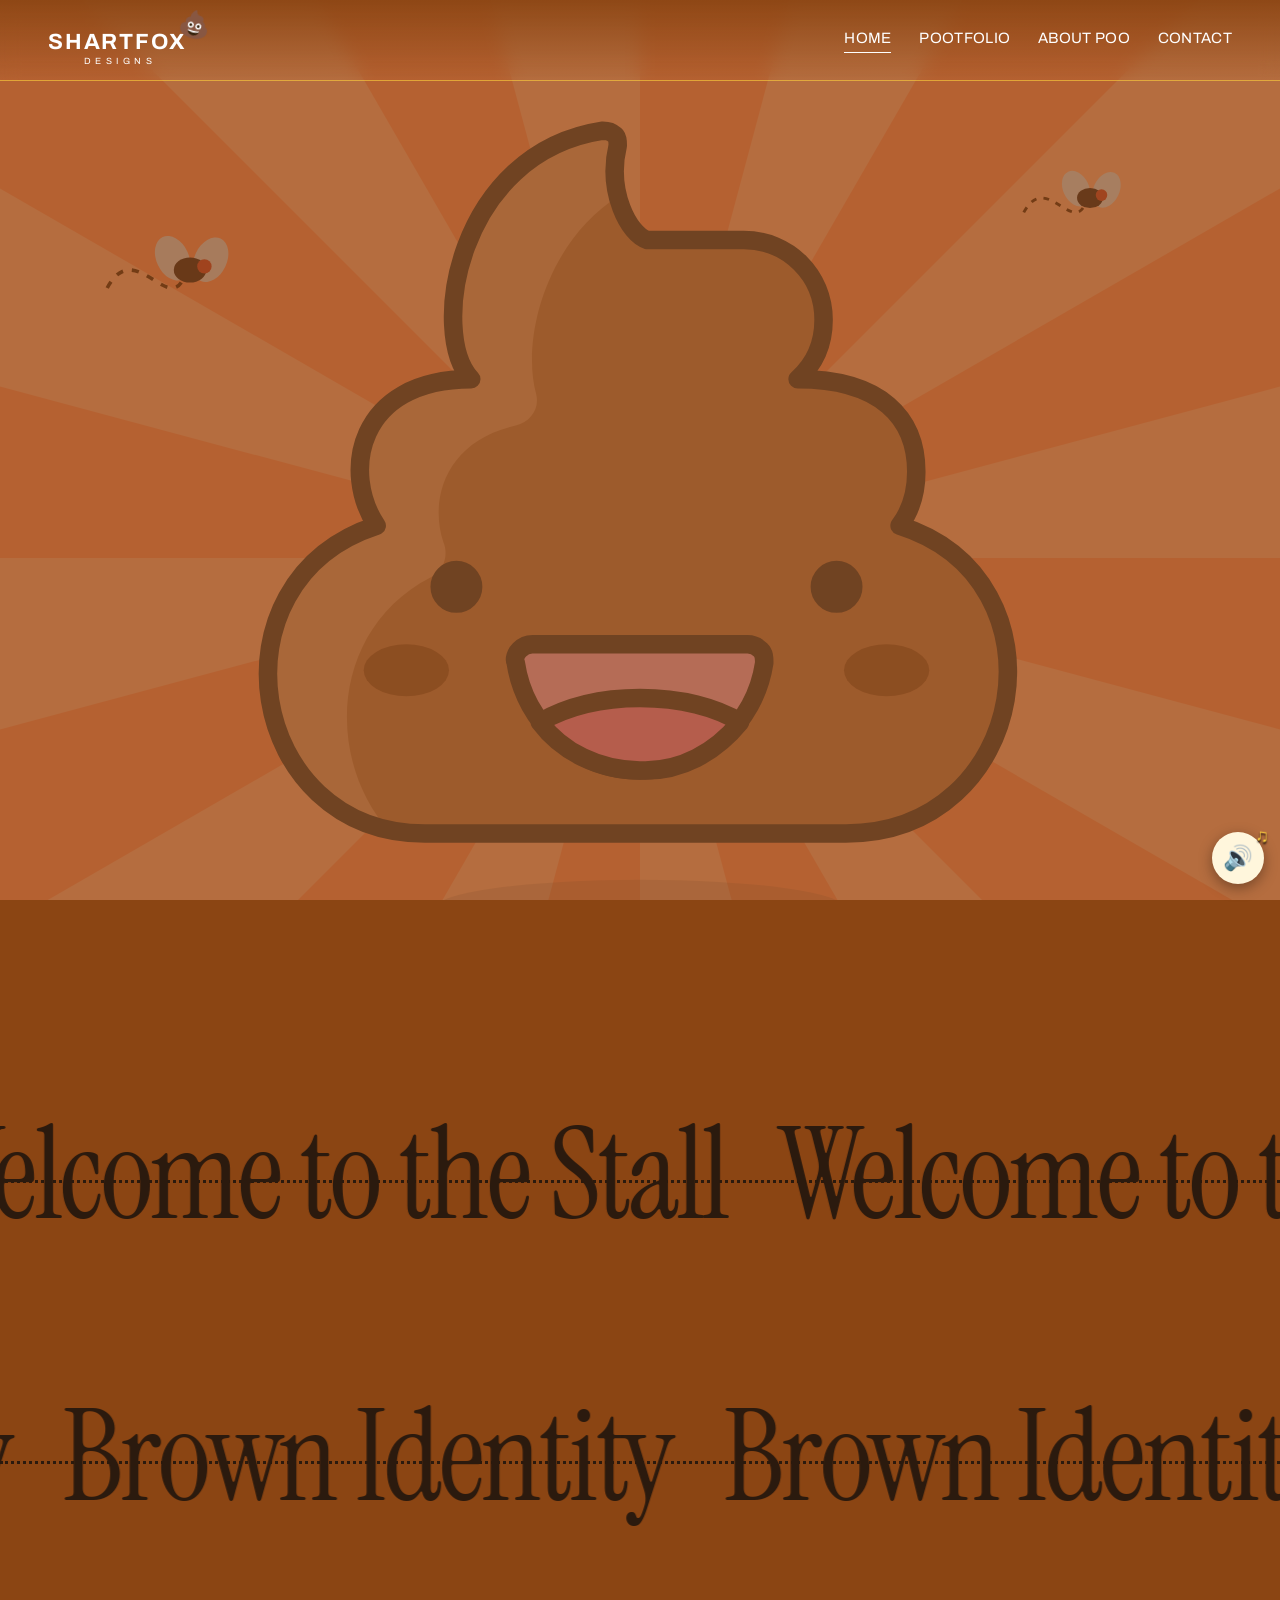
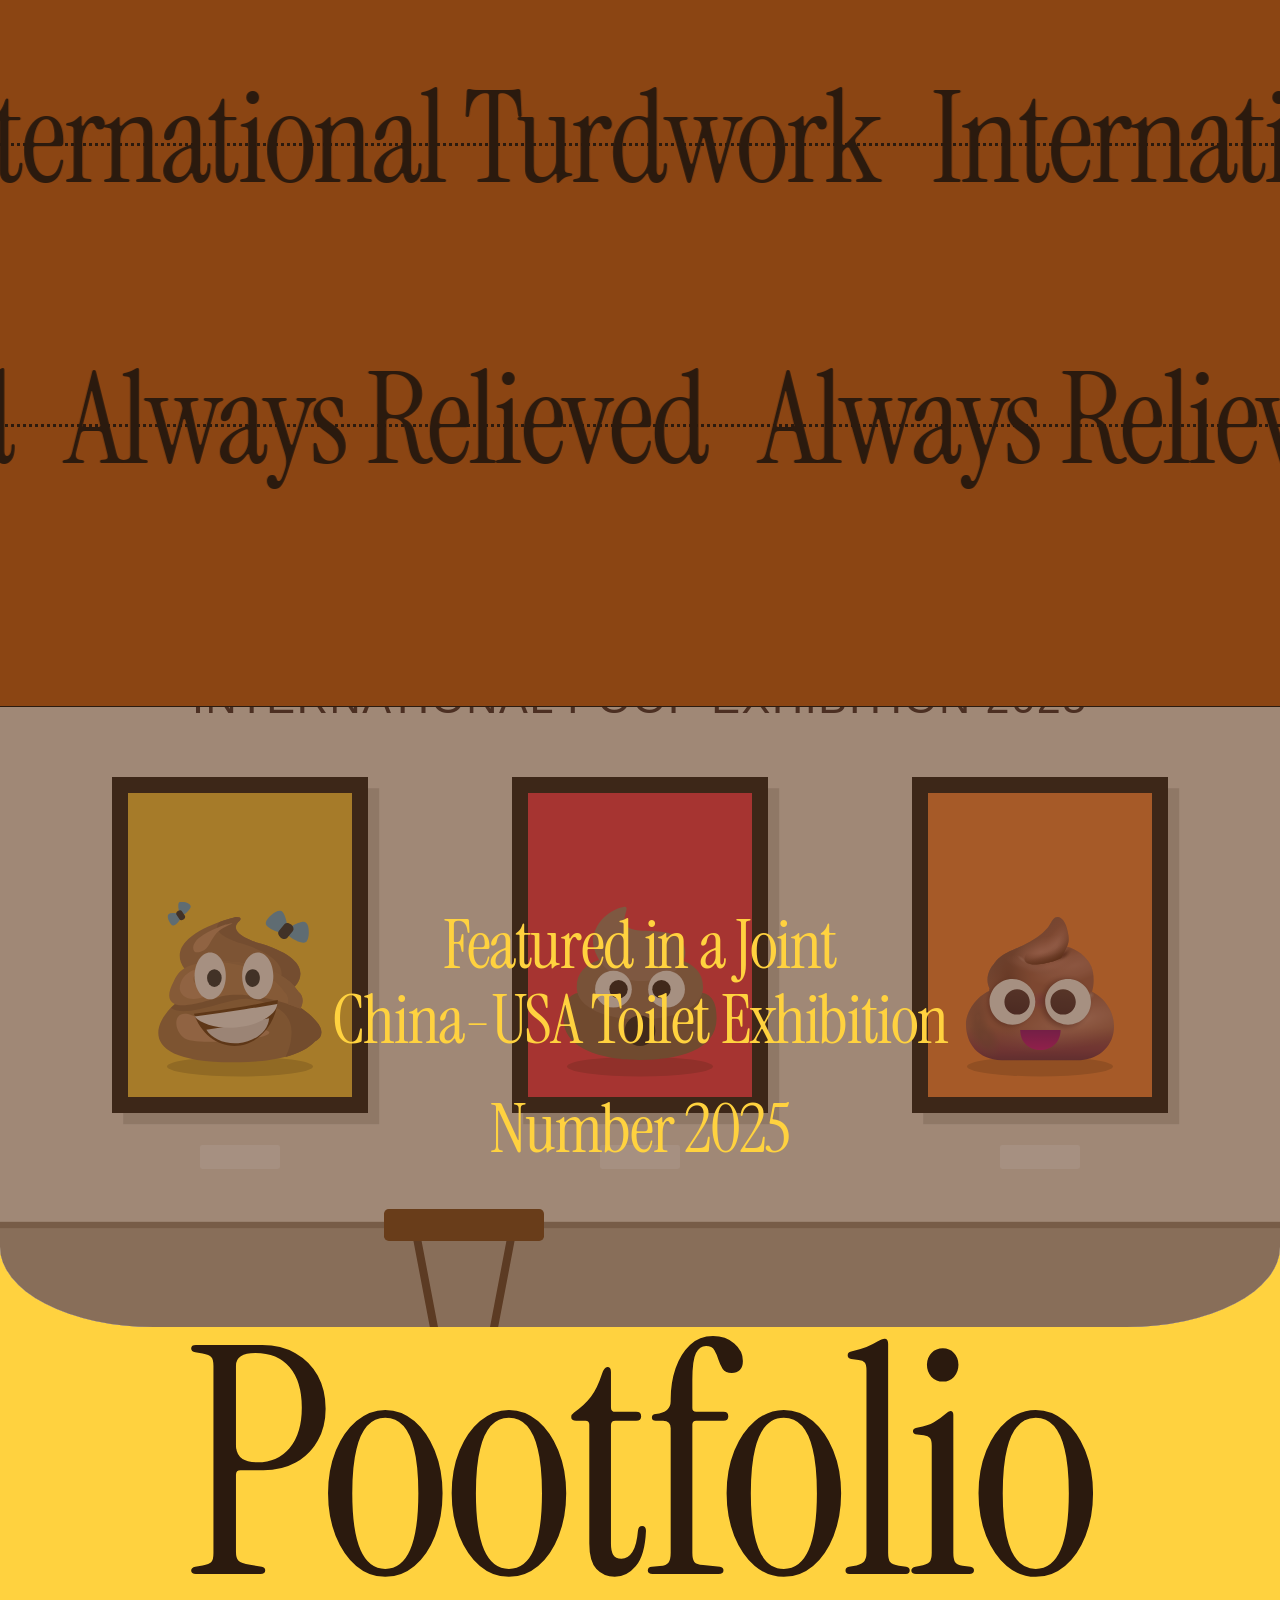
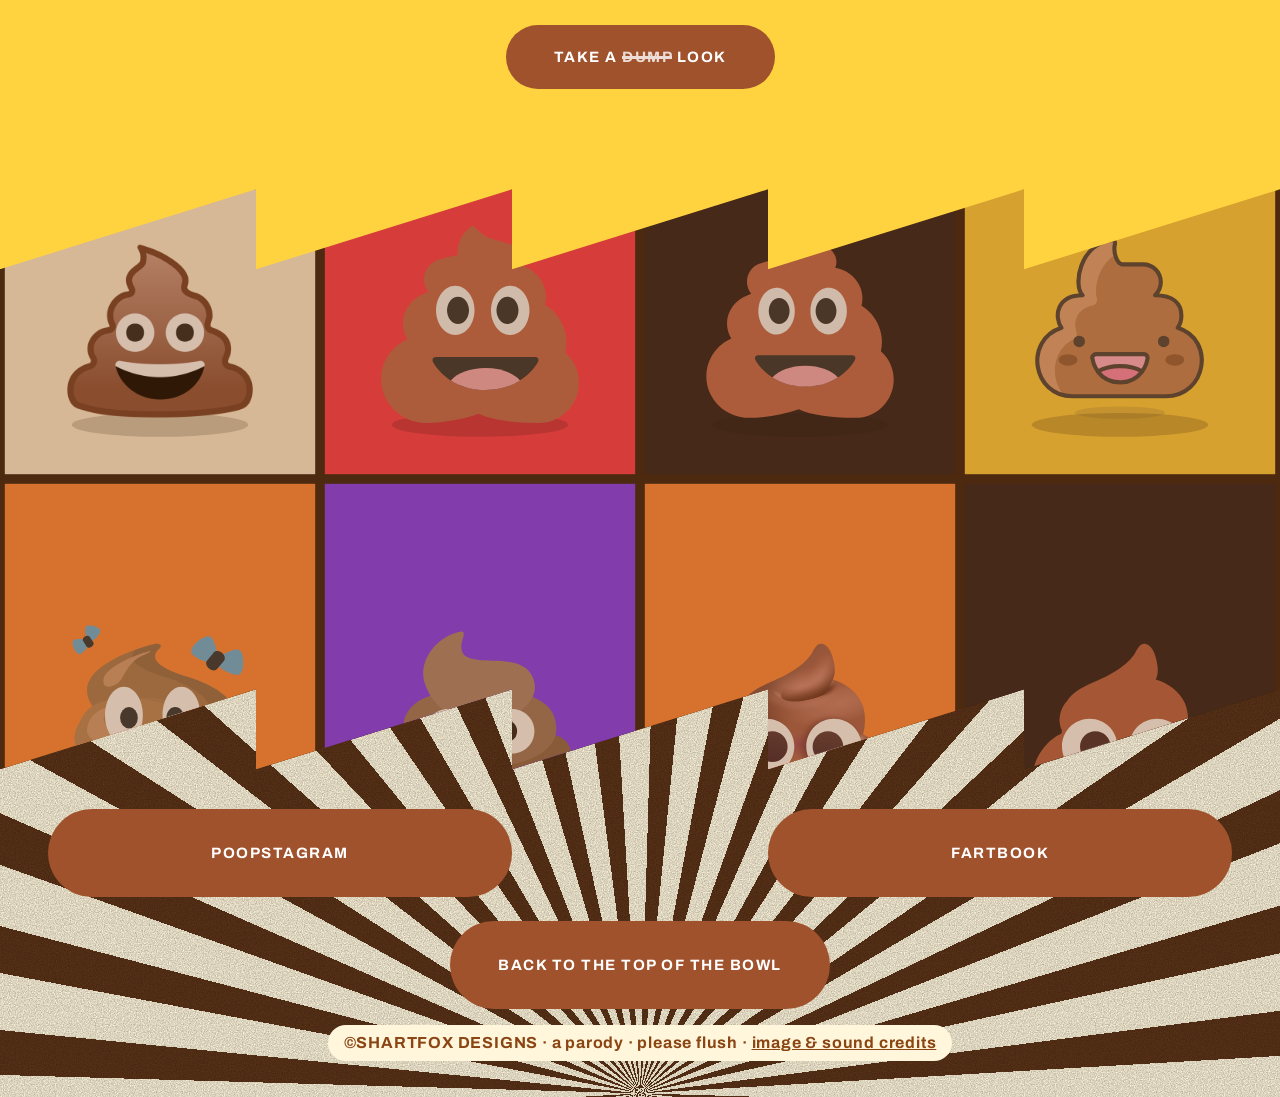
<file: home/index.html>
<!doctype html><meta charset="utf-8">
  <meta name="robots" content="noindex"><title>ShartFox Designs</title><meta http-equiv="refresh" content="0; url=../"><a href="../">Continue to ShartFox Designs</a>
</file>
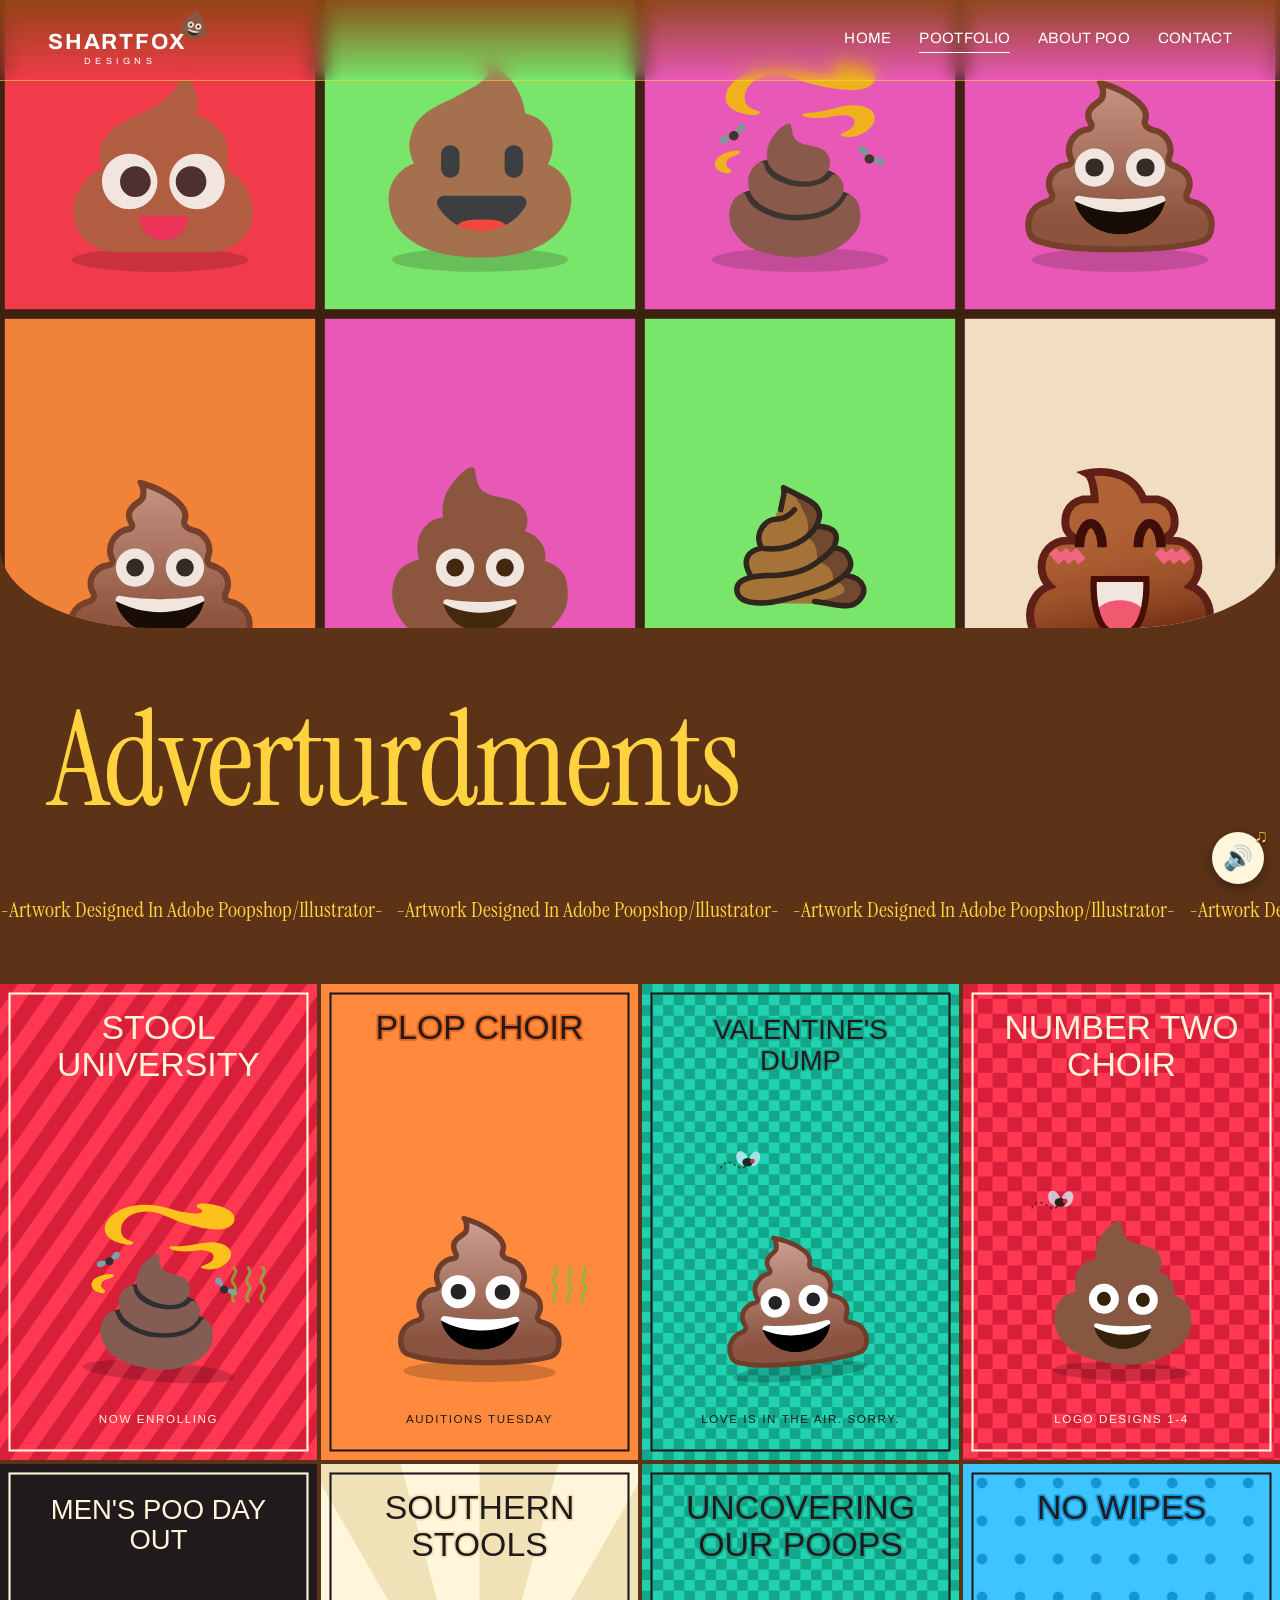
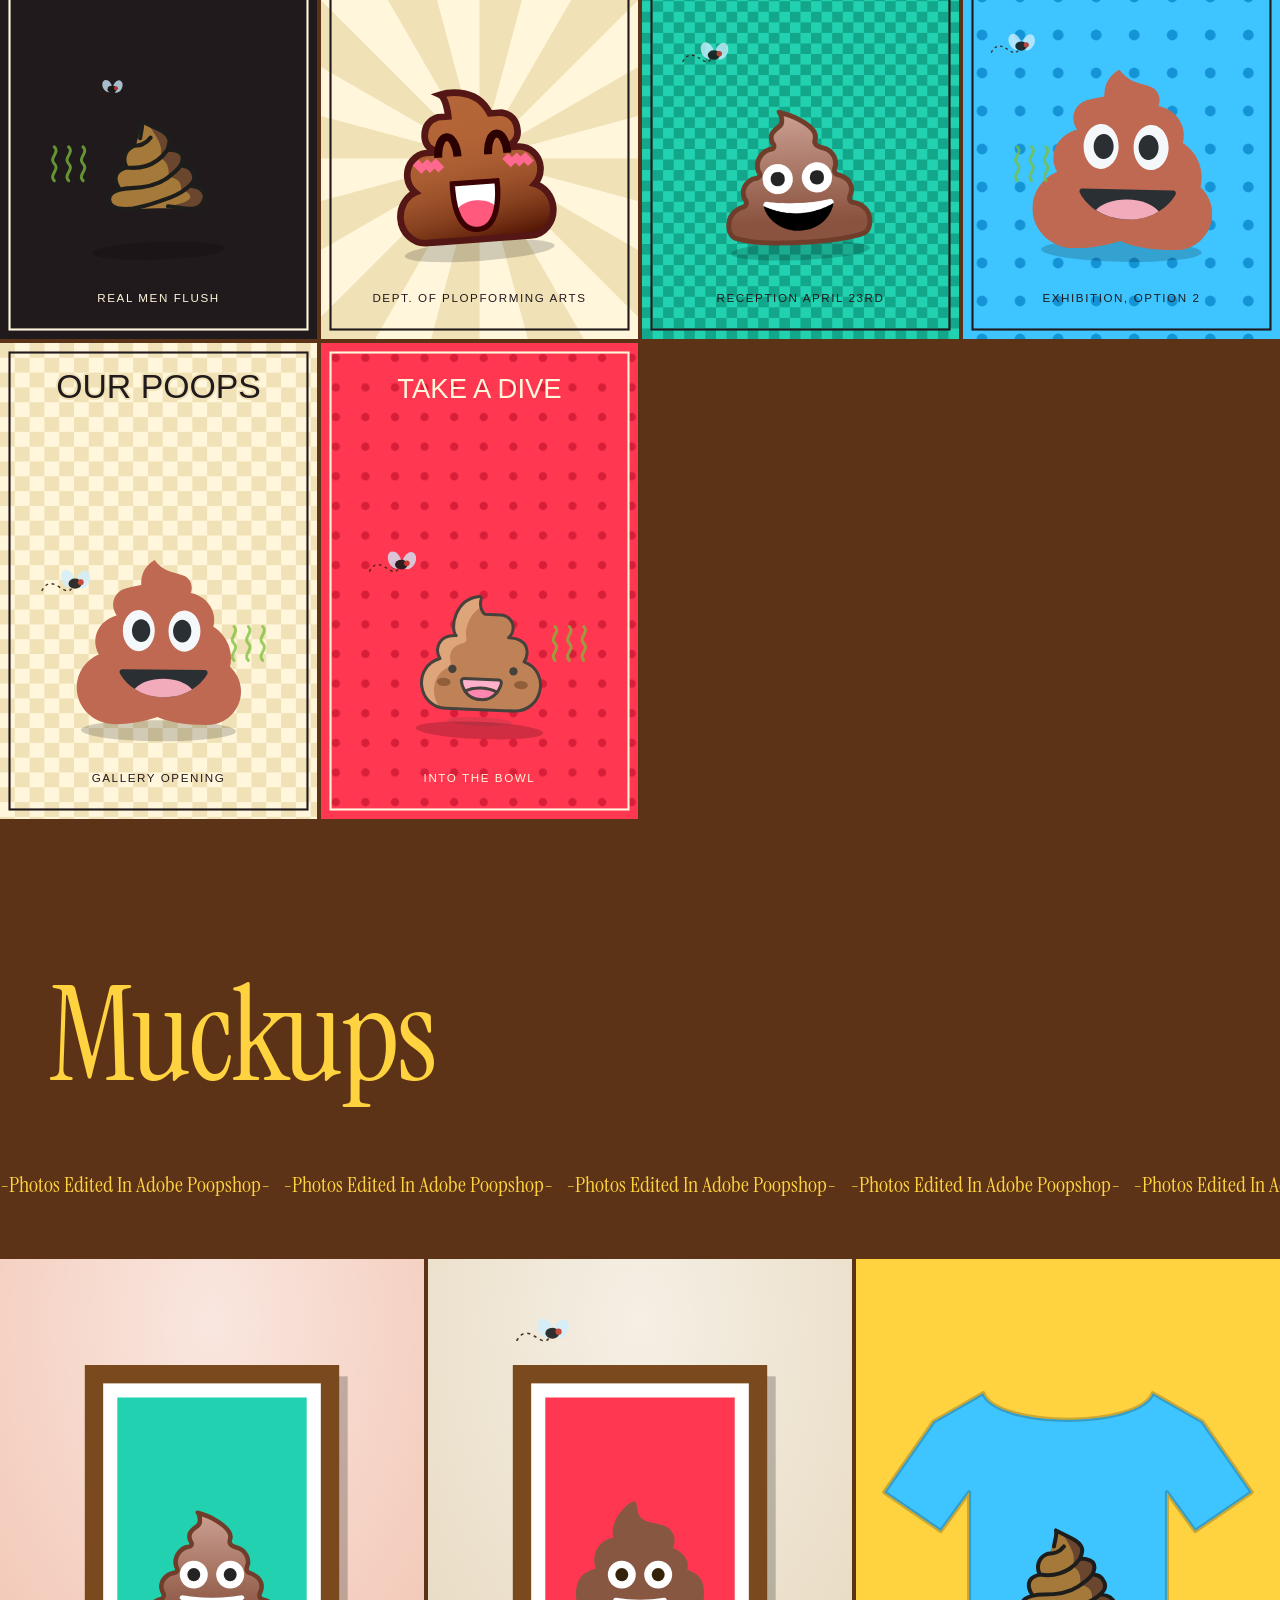
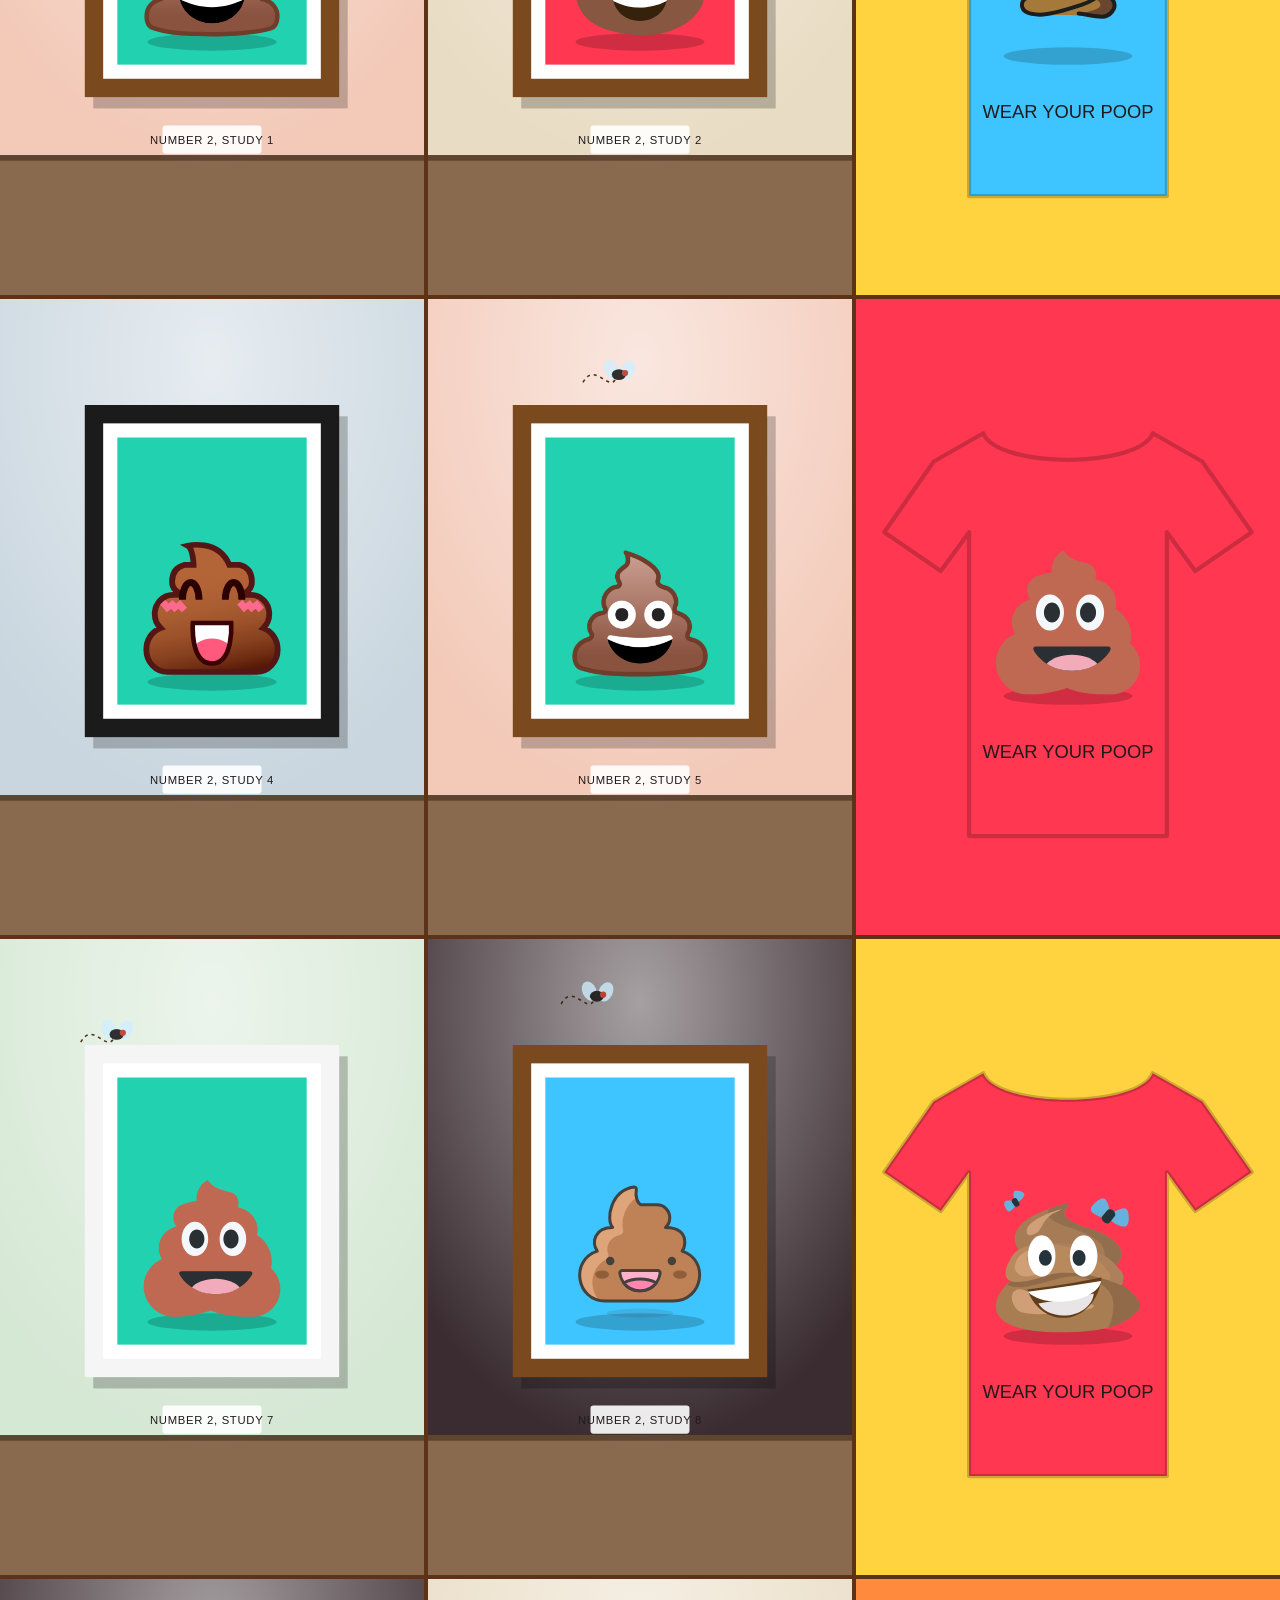
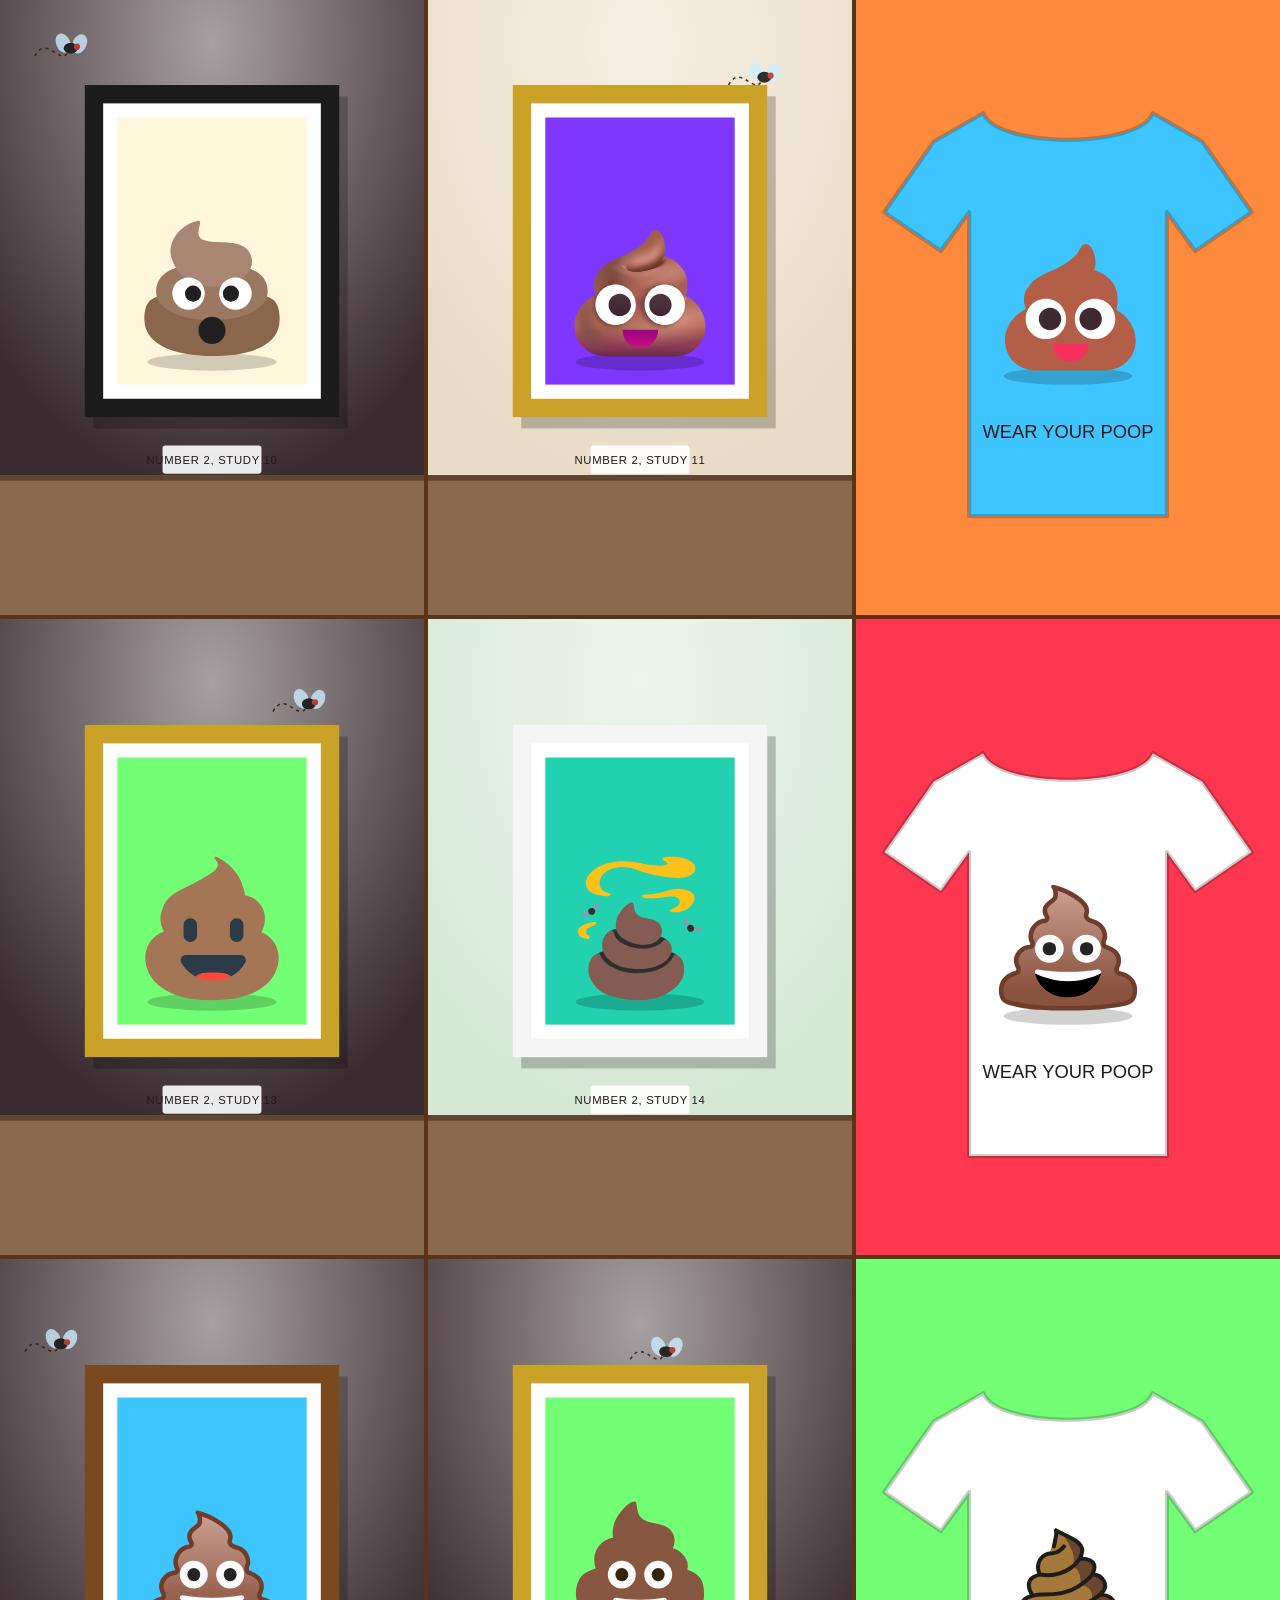
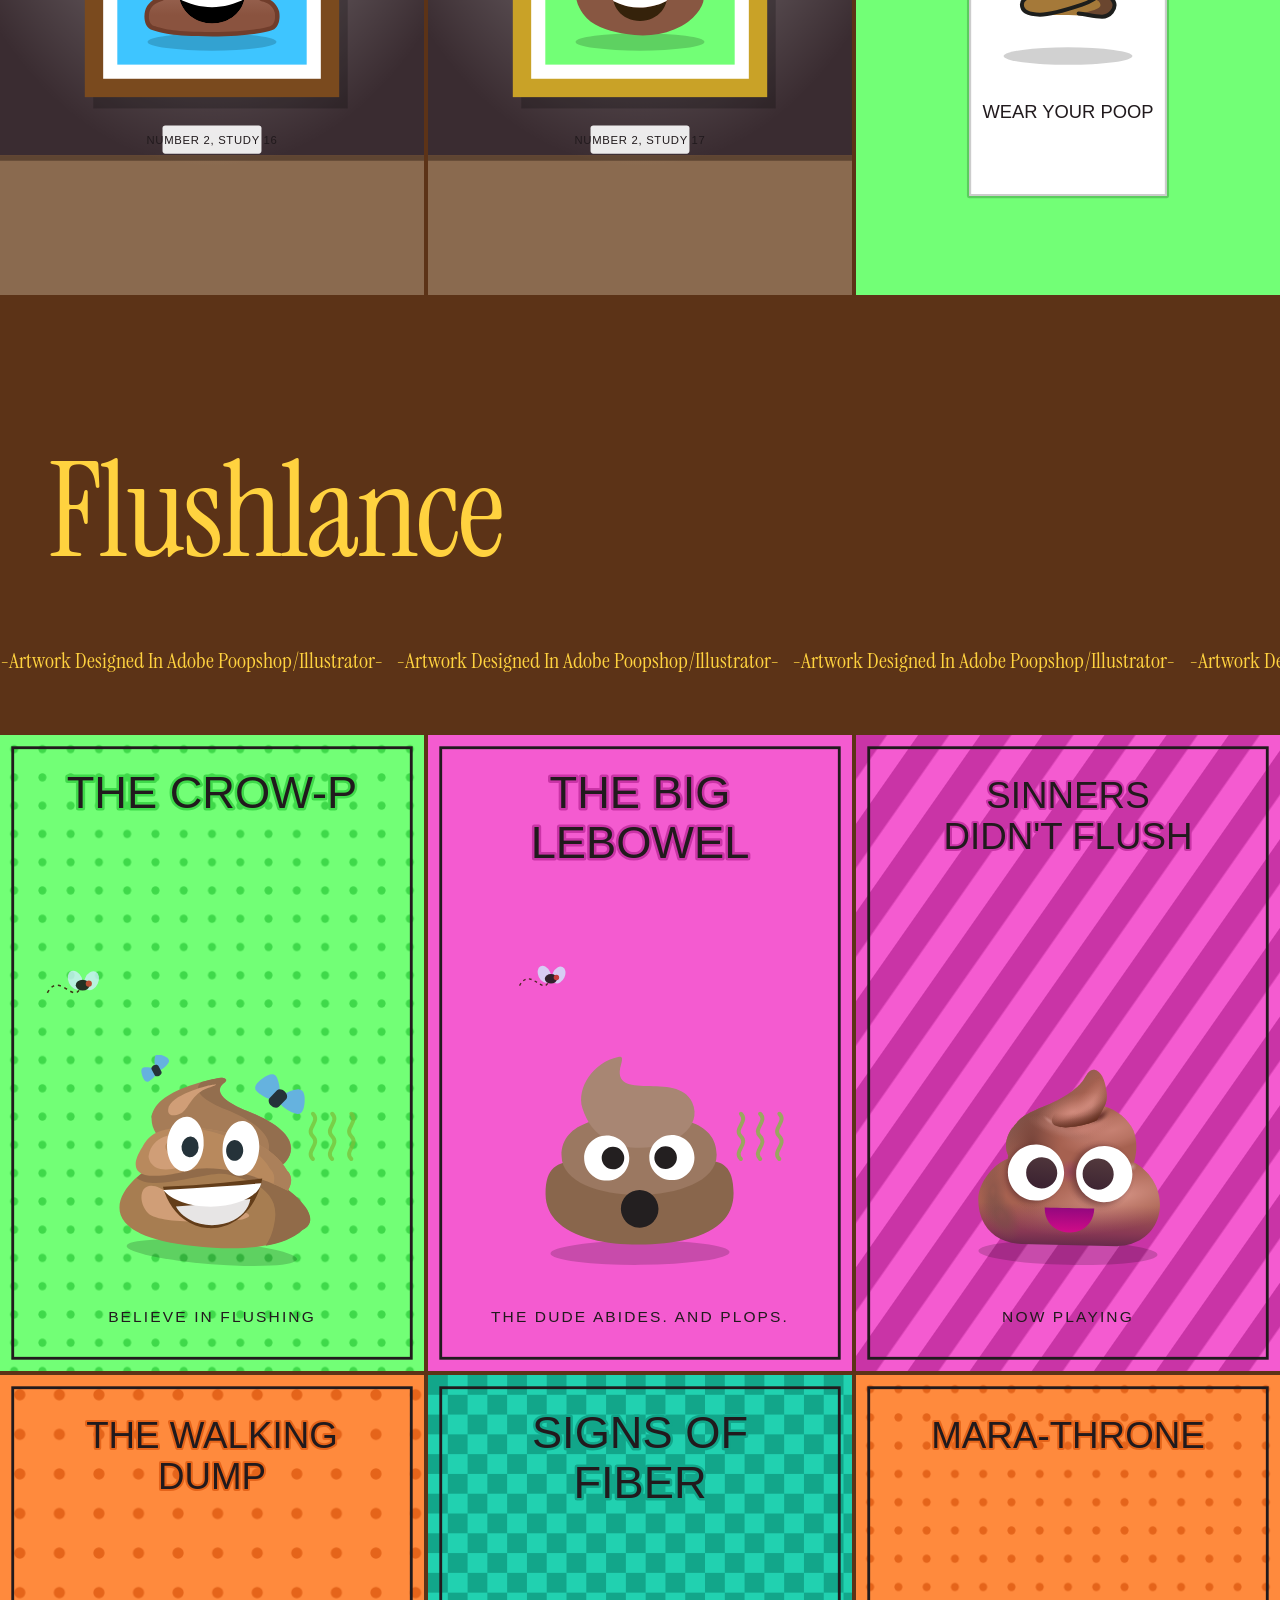
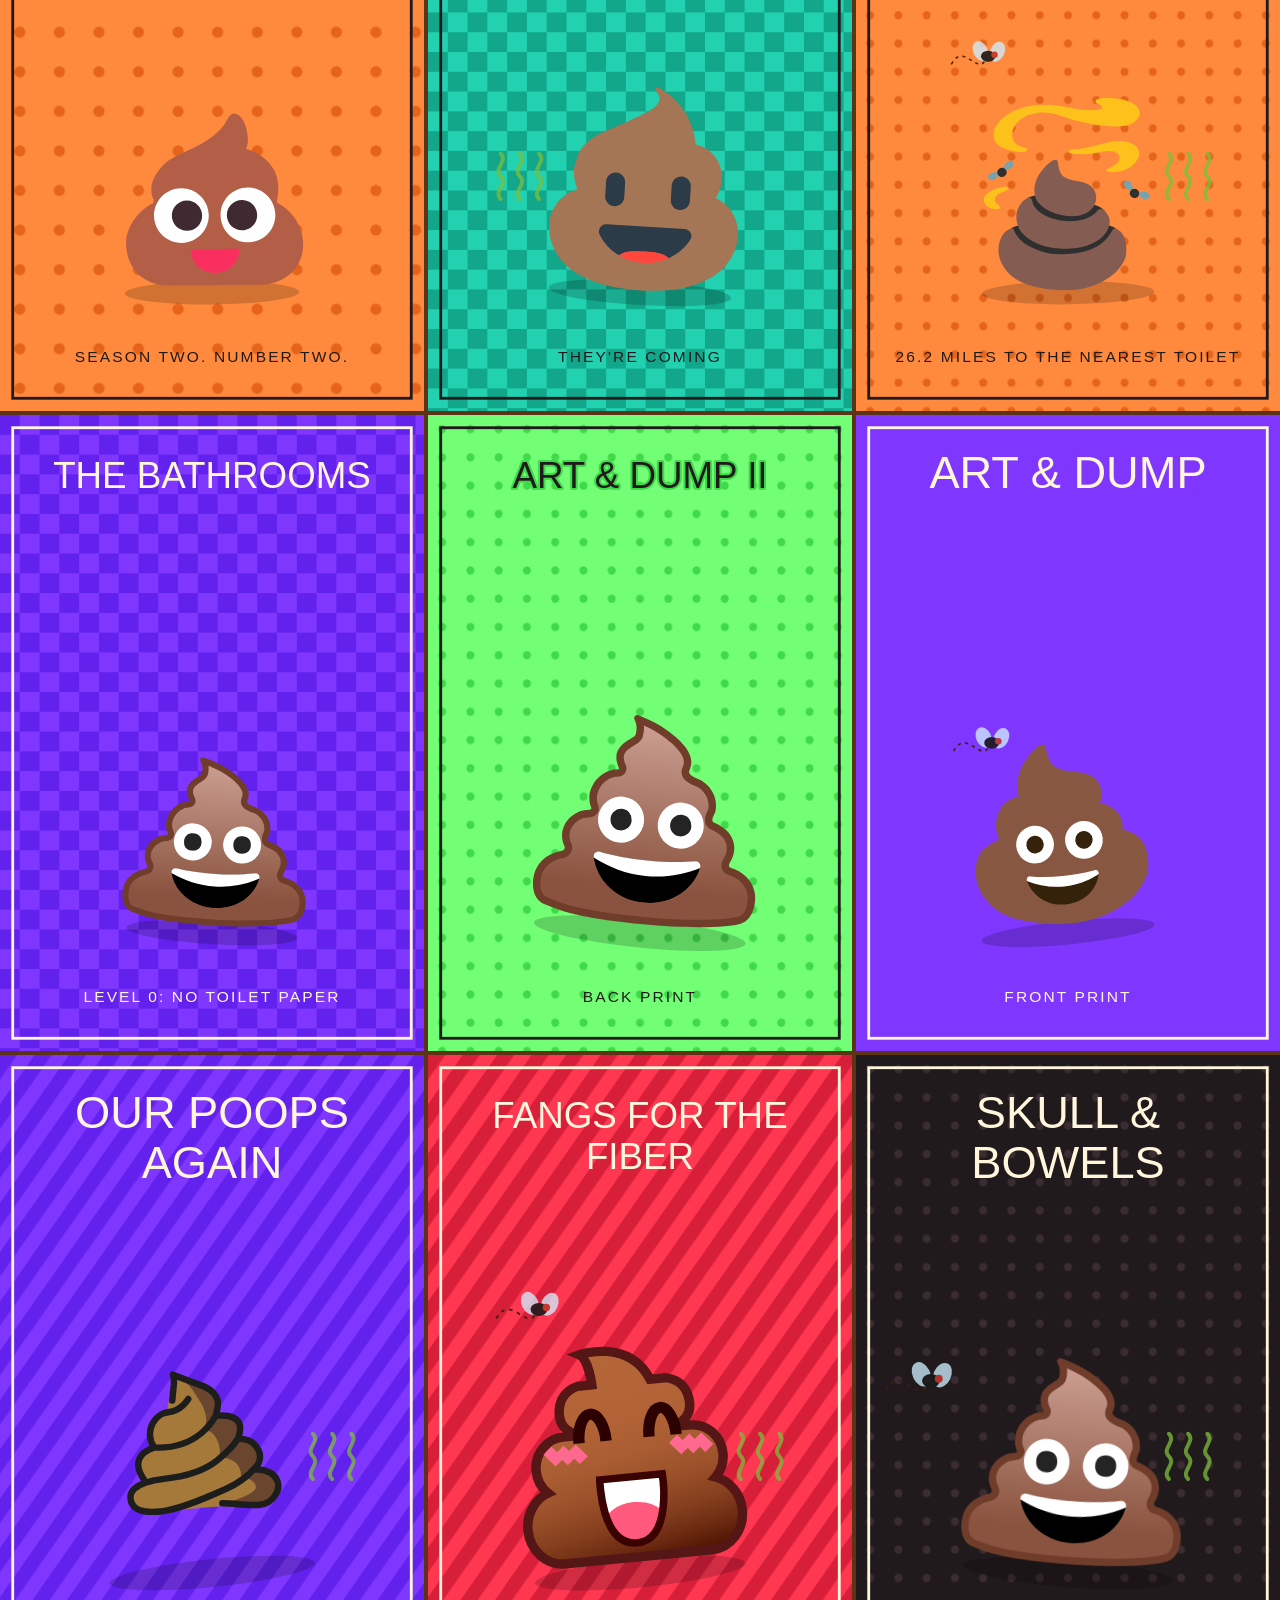
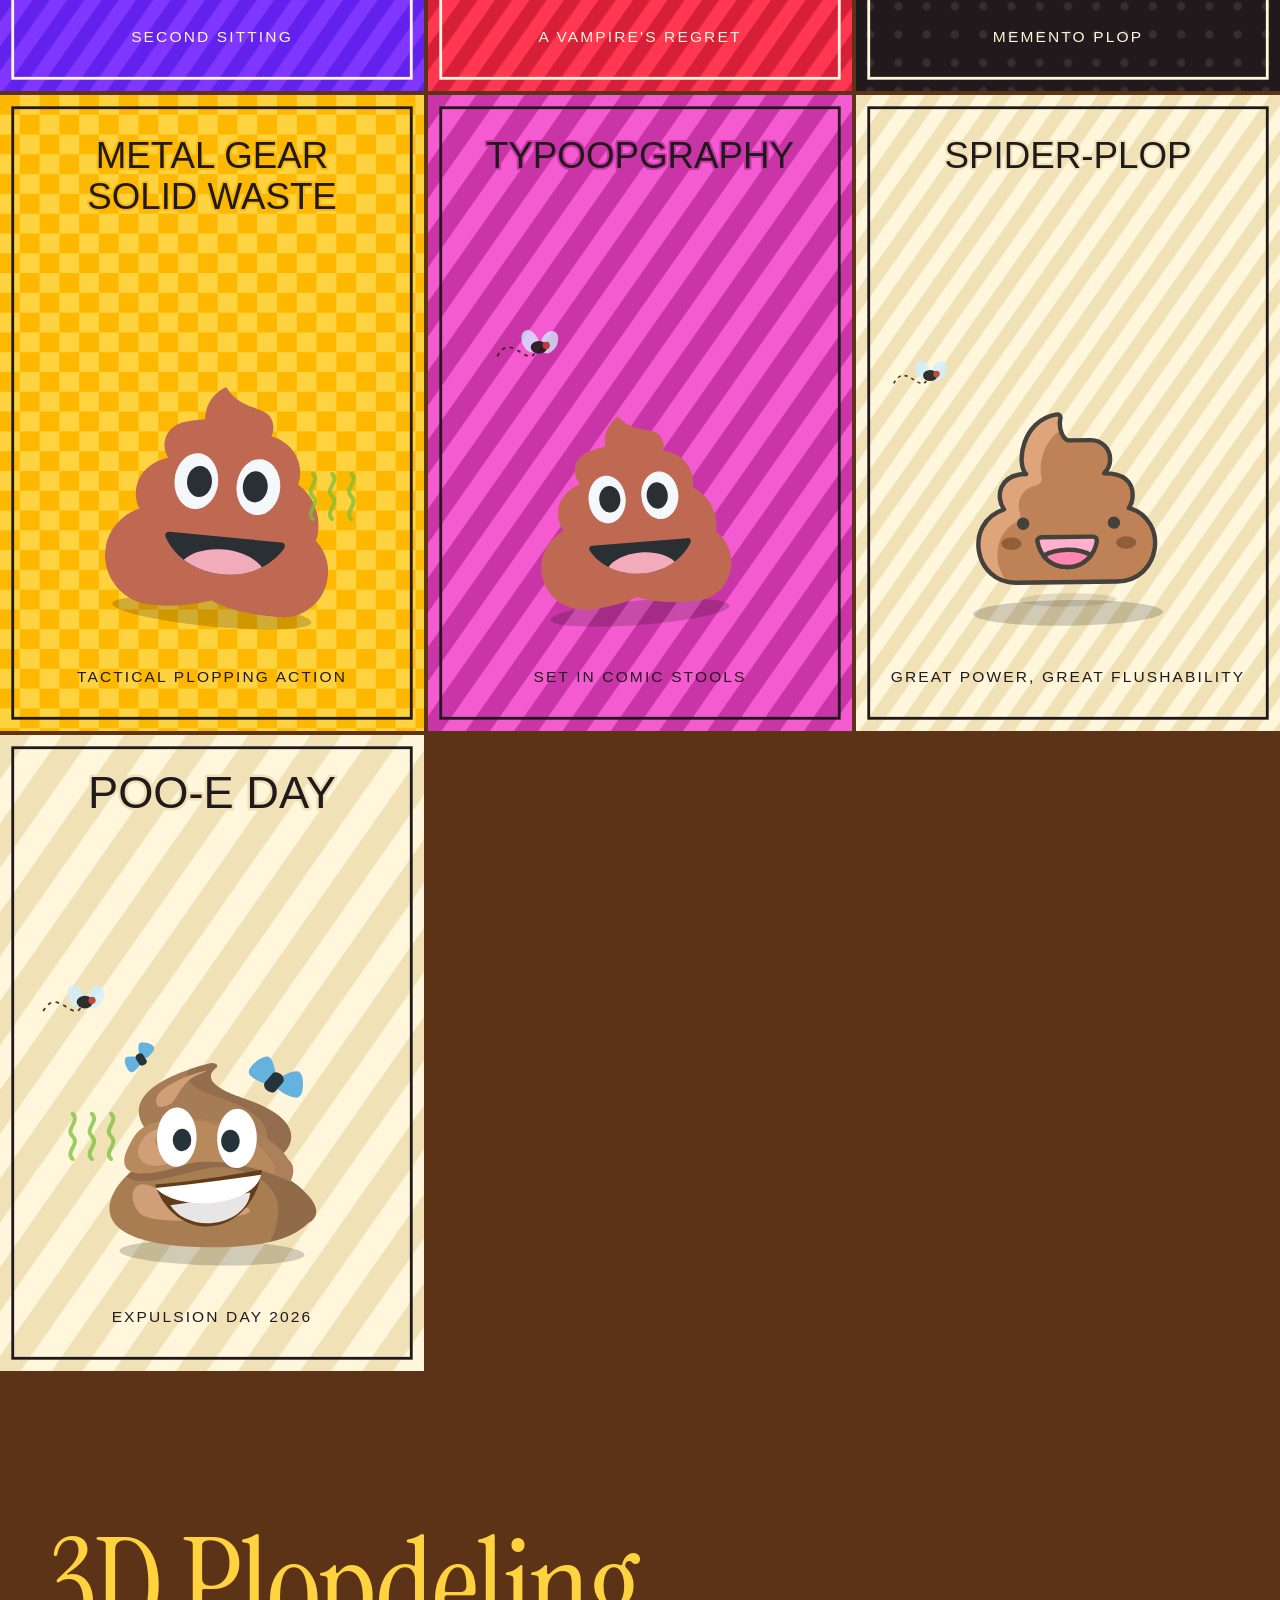
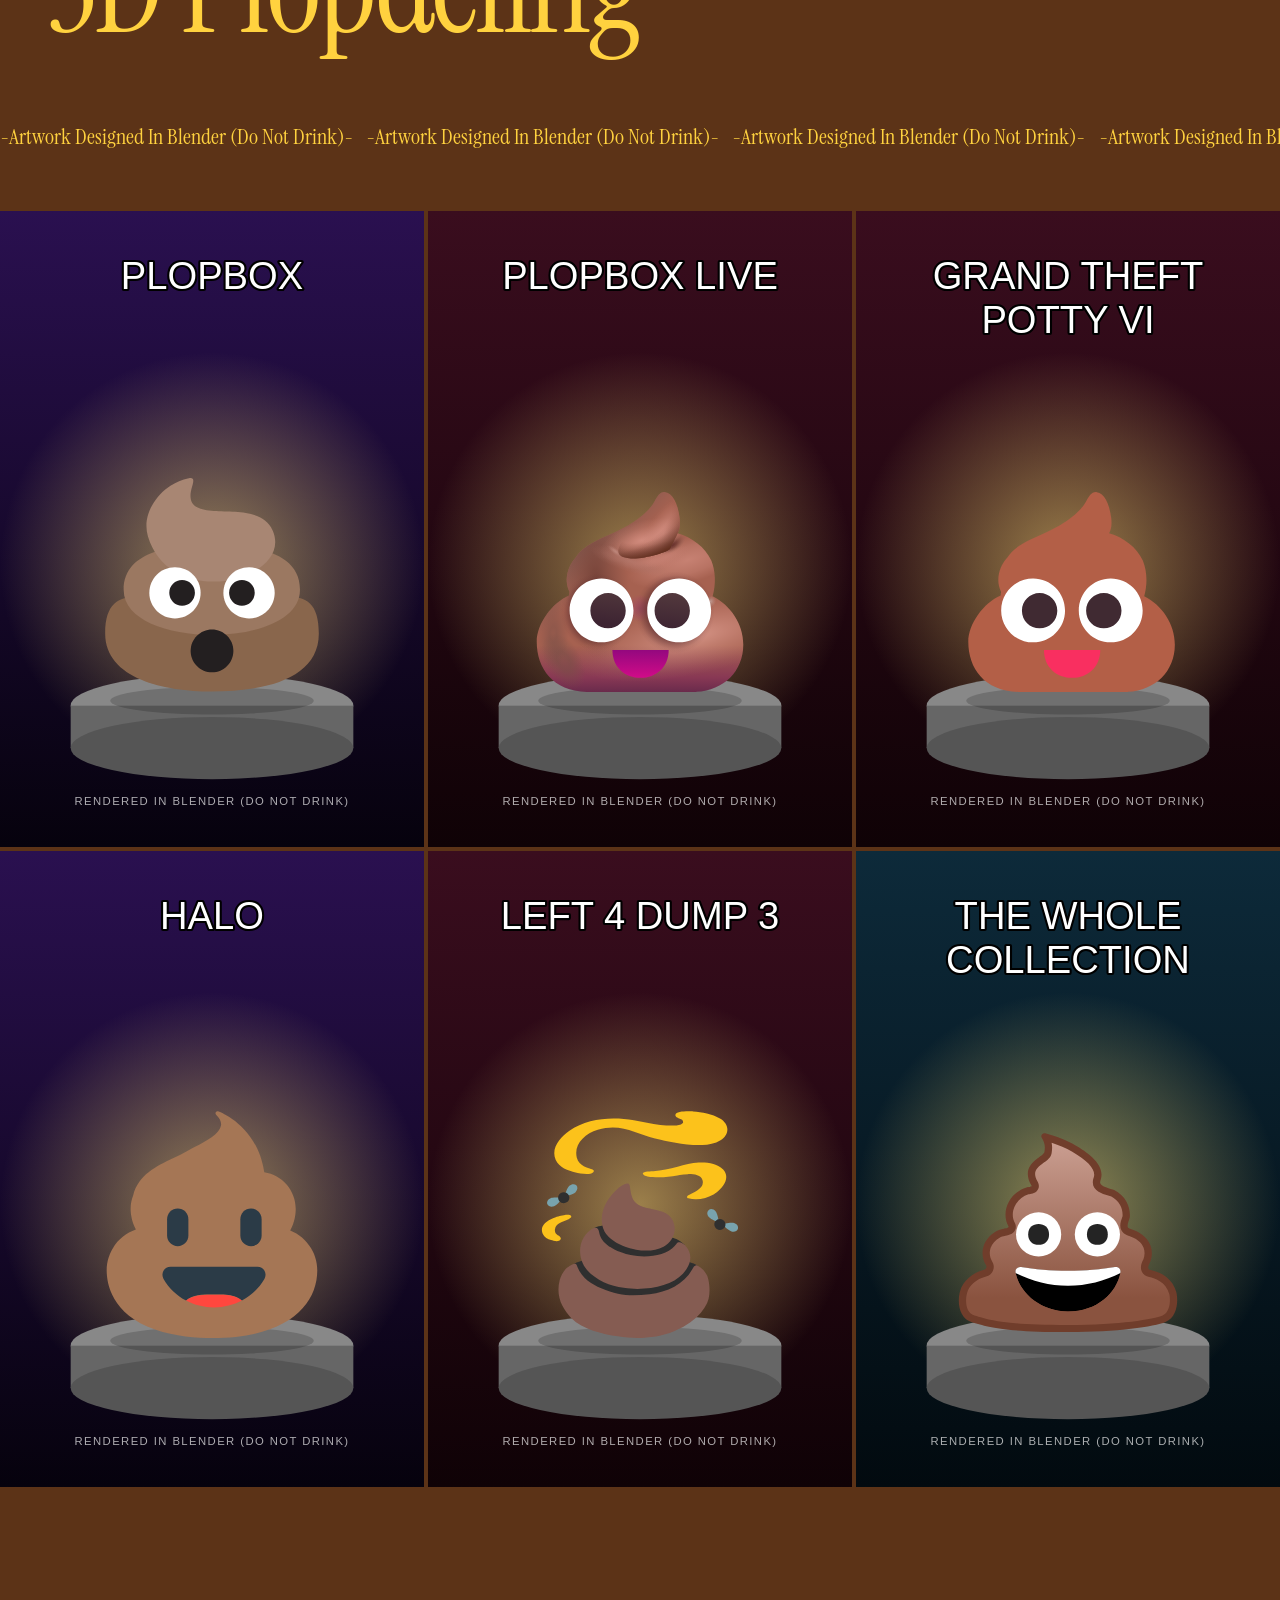
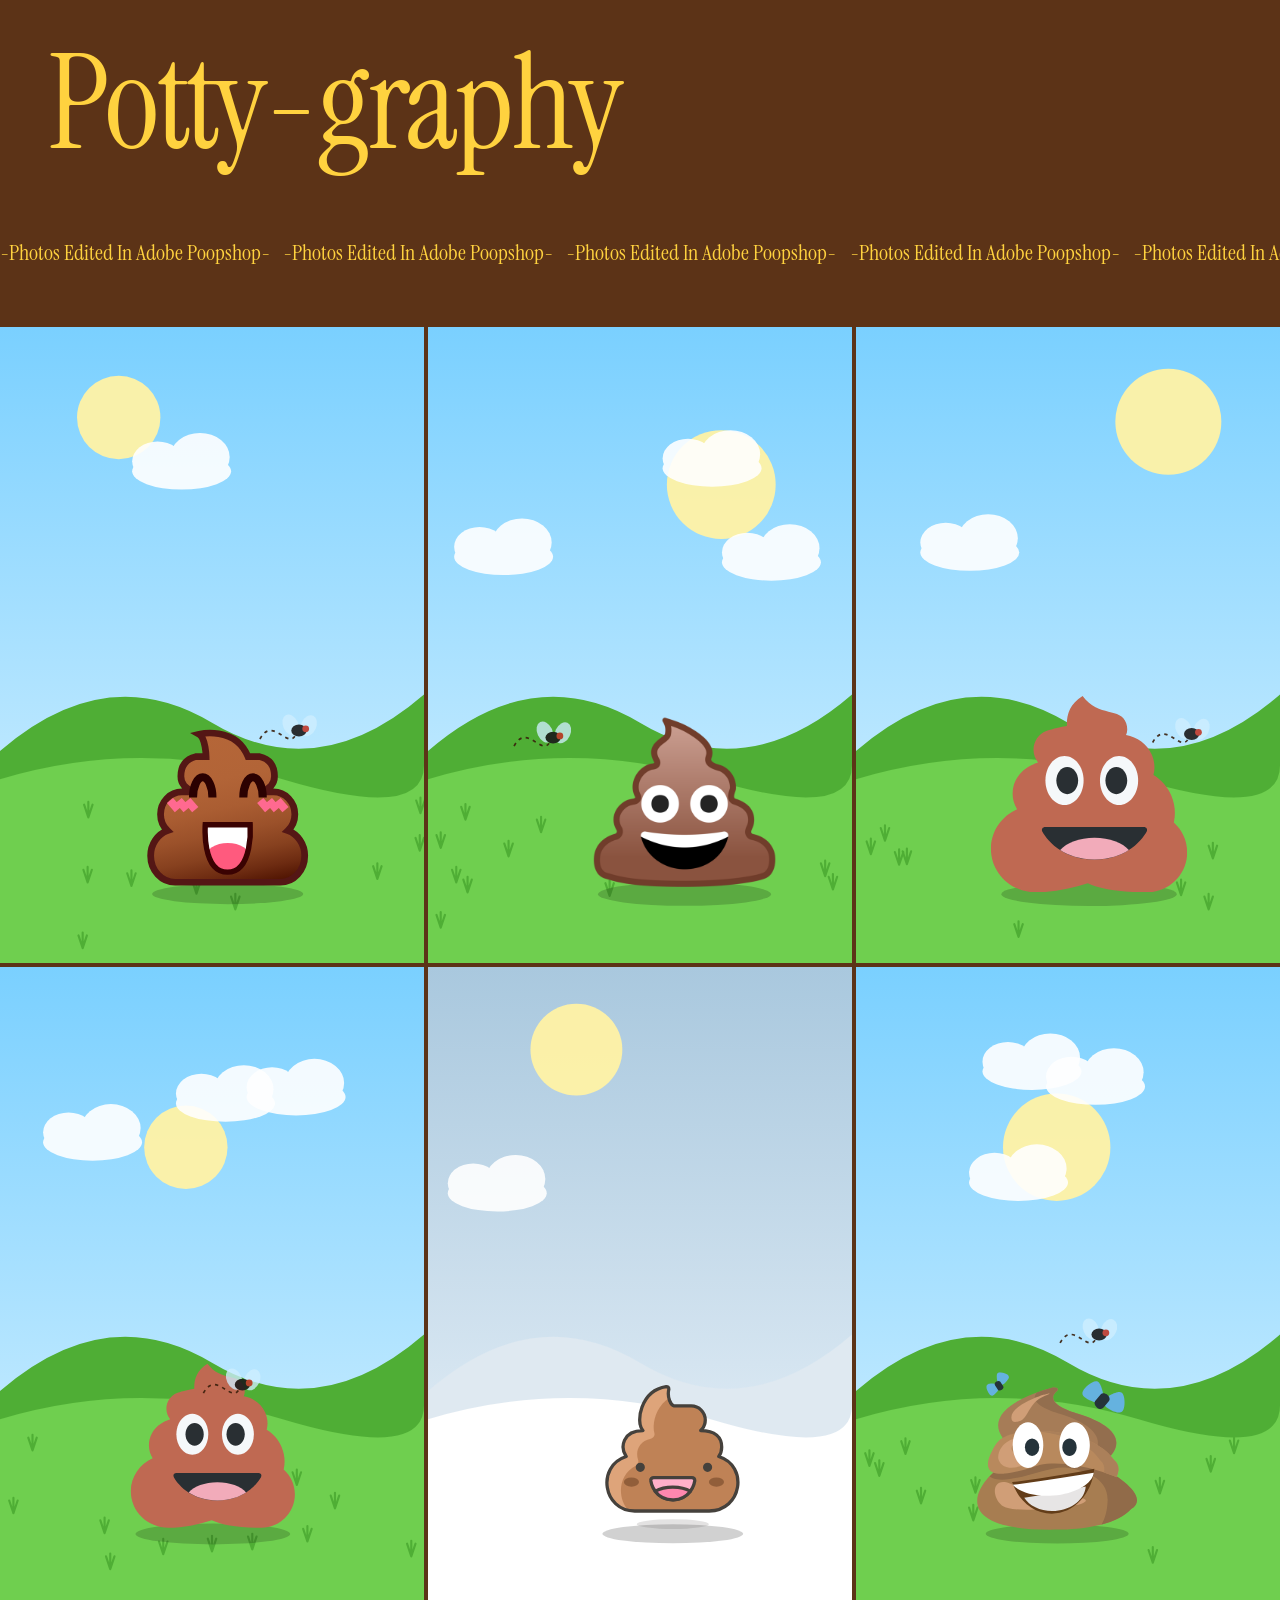
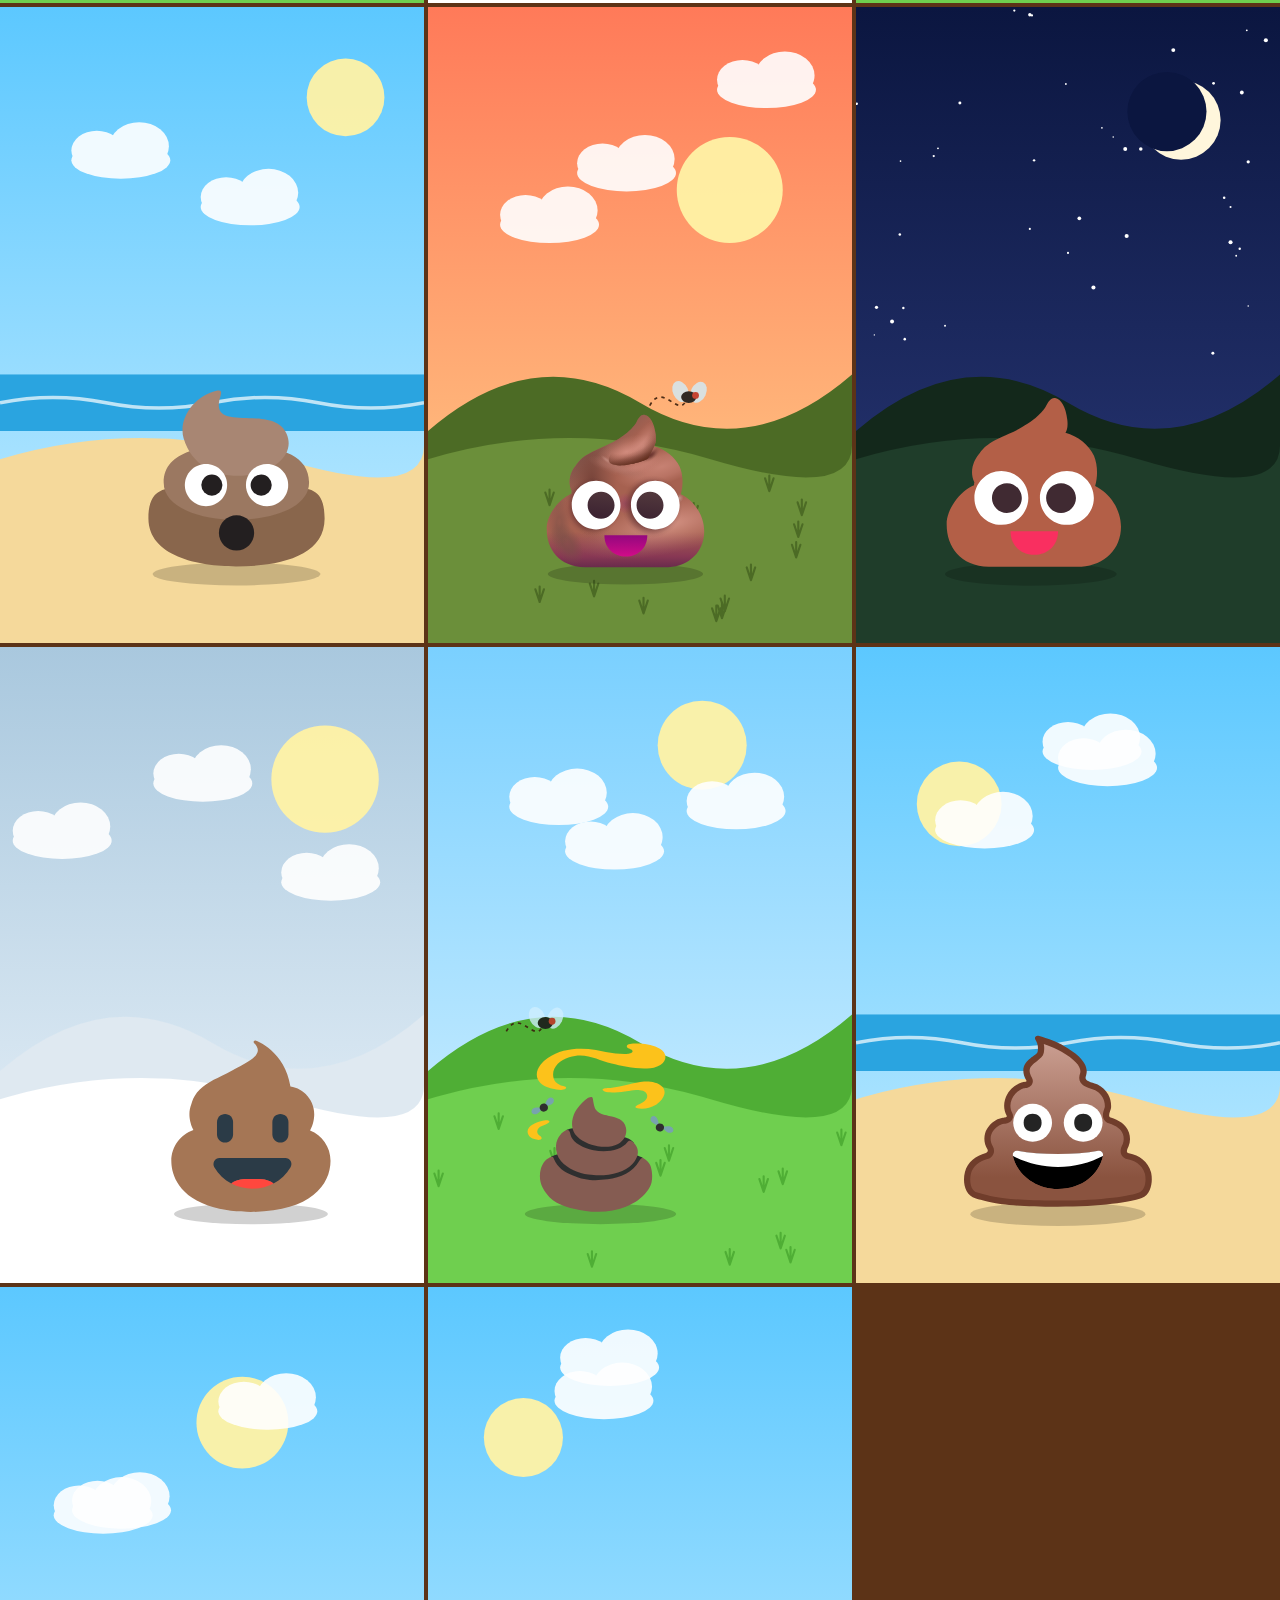
<file: portfolio/index.html>
<!doctype html>
<html lang="en">
<head>
  <meta charset="utf-8">
  <meta name="robots" content="noindex">
  <meta name="viewport" content="width=device-width, initial-scale=1">
  <title>PORTFOLIO | View Portfolio — ShartFox Designs</title>
  <meta name="description" content="The ShartFox Pootfolio: adverturdments, muckups, potty-graphy and 3D plopdeling, made in Adobe Poopshop.">
  <meta property="og:site_name" content="ShartFox Designs">
  <meta property="og:title" content="PORTFOLIO | View Portfolio — ShartFox Designs">
  <meta property="og:description" content="The ShartFox Pootfolio: adverturdments, muckups, potty-graphy and 3D plopdeling, made in Adobe Poopshop.">
  <meta property="og:type" content="website">
  <meta name="twitter:card" content="summary_large_image">
  <meta name="theme-color" content="#8b4513">
  <link rel="icon" href="data:image/svg+xml,%3Csvg xmlns='http://www.w3.org/2000/svg' viewBox='0 0 100 100'%3E%3Ctext y='.9em' font-size='90'%3E%F0%9F%92%A9%3C/text%3E%3C/svg%3E">
  <link rel="preconnect" href="https://fonts.googleapis.com">
  <link rel="preconnect" href="https://fonts.gstatic.com" crossorigin>
  <link href="https://fonts.googleapis.com/css2?family=Archivo:wght@400;700&family=Instrument+Serif&display=swap" rel="stylesheet">
  <link rel="stylesheet" href="../assets/css/style.css">
  <link rel="stylesheet" href="../assets/css/shart.css">
</head>
<body>
  <header class="site-header">
    <a class="logo" href="../" aria-label="ShartFox Designs home">
      <span class="wordmark"><span class="wm-name">SHARTFOX<span class="wm-icon" aria-hidden="true">💩</span></span><span class="wm-sub">DESIGNS</span></span>
    </a>
    <button class="menu-toggle" aria-label="Menu" aria-expanded="false" aria-controls="nav"><span></span><span></span><span></span></button>
    <nav class="nav" id="nav">
      <a href=".././">HOME</a>
      <a href="../portfolio/" aria-current="page">POOTFOLIO</a>
      <a href="../aboutme/">ABOUT POO</a>
      <a href="../contact/">CONTACT</a>
    </nav>
  </header>

  <main id="top">

    <section style="z-index:8" class="section portfolio-hero has-bg bg-purple overlap divider-round" style="background:var(--purple)">
      <div class="bg" style="--overlay:rgba(160,82,45,.15)"><img src="../assets/img/poop/backround.svg" alt="" fetchpriority="high"></div>
    </section>

    <section style="z-index:7" class="section category bg-violet" id="advertisements">
      <h2>Adverturdments</h2>
      <div class="marquee left"><span class="sr-only" style="position:absolute;left:-9999px">-Artwork Designed In Adobe Poopshop/Illustrator-</span><div class="marquee-track" aria-hidden="true"><h3>-Artwork Designed In Adobe Poopshop/Illustrator-</h3><h3>-Artwork Designed In Adobe Poopshop/Illustrator-</h3><h3>-Artwork Designed In Adobe Poopshop/Illustrator-</h3><h3>-Artwork Designed In Adobe Poopshop/Illustrator-</h3><h3>-Artwork Designed In Adobe Poopshop/Illustrator-</h3><h3>-Artwork Designed In Adobe Poopshop/Illustrator-</h3><h3>-Artwork Designed In Adobe Poopshop/Illustrator-</h3><h3>-Artwork Designed In Adobe Poopshop/Illustrator-</h3><h3>-Artwork Designed In Adobe Poopshop/Illustrator-</h3><h3>-Artwork Designed In Adobe Poopshop/Illustrator-</h3><h3>-Artwork Designed In Adobe Poopshop/Illustrator-</h3><h3>-Artwork Designed In Adobe Poopshop/Illustrator-</h3><h3>-Artwork Designed In Adobe Poopshop/Illustrator-</h3><h3>-Artwork Designed In Adobe Poopshop/Illustrator-</h3><h3>-Artwork Designed In Adobe Poopshop/Illustrator-</h3><h3>-Artwork Designed In Adobe Poopshop/Illustrator-</h3><h3>-Artwork Designed In Adobe Poopshop/Illustrator-</h3><h3>-Artwork Designed In Adobe Poopshop/Illustrator-</h3><h3>-Artwork Designed In Adobe Poopshop/Illustrator-</h3><h3>-Artwork Designed In Adobe Poopshop/Illustrator-</h3></div></div>
      <div class="gallery cols-4">
        <button type="button" data-full="../assets/img/poop/mssu-1.svg"><img src="../assets/img/poop/mssu-1.svg" alt="Stool University: cartoon poop poster" loading="lazy" decoding="async"></button>
        <button type="button" data-full="../assets/img/poop/mssu-2.svg"><img src="../assets/img/poop/mssu-2.svg" alt="Plop Choir: cartoon poop poster" loading="lazy" decoding="async"></button>
        <button type="button" data-full="../assets/img/poop/mssu-3.svg"><img src="../assets/img/poop/mssu-3.svg" alt="Valentine&#x27;s Dump: cartoon poop poster" loading="lazy" decoding="async"></button>
        <button type="button" data-full="../assets/img/poop/mssu-4.svg"><img src="../assets/img/poop/mssu-4.svg" alt="Number Two Choir: cartoon poop poster" loading="lazy" decoding="async"></button>
        <button type="button" data-full="../assets/img/poop/mssu-6.svg"><img src="../assets/img/poop/mssu-6.svg" alt="Men&#x27;s Poo Day Out: cartoon poop poster" loading="lazy" decoding="async"></button>
        <button type="button" data-full="../assets/img/poop/lionhead.svg"><img src="../assets/img/poop/lionhead.svg" alt="Southern Stools: cartoon poop poster" loading="lazy" decoding="async"></button>
        <button type="button" data-full="../assets/img/poop/option-1.svg"><img src="../assets/img/poop/option-1.svg" alt="Uncovering Our Poops: cartoon poop poster" loading="lazy" decoding="async"></button>
        <button type="button" data-full="../assets/img/poop/option-2.svg"><img src="../assets/img/poop/option-2.svg" alt="No Wipes: cartoon poop poster" loading="lazy" decoding="async"></button>
        <button type="button" data-full="../assets/img/poop/our-truths-poster-opti.svg"><img src="../assets/img/poop/our-truths-poster-opti.svg" alt="Our Poops: cartoon poop poster" loading="lazy" decoding="async"></button>
        <button type="button" data-full="../assets/img/poop/poster-design.svg"><img src="../assets/img/poop/poster-design.svg" alt="Take a Dive: cartoon poop poster" loading="lazy" decoding="async"></button>
      </div>
    </section>
    <section style="z-index:6" class="section category bg-violet" id="mockups">
      <h2>Muckups</h2>
      <div class="marquee left"><span class="sr-only" style="position:absolute;left:-9999px">-Photos Edited In Adobe Poopshop-</span><div class="marquee-track" aria-hidden="true"><h3>-Photos Edited In Adobe Poopshop-</h3><h3>-Photos Edited In Adobe Poopshop-</h3><h3>-Photos Edited In Adobe Poopshop-</h3><h3>-Photos Edited In Adobe Poopshop-</h3><h3>-Photos Edited In Adobe Poopshop-</h3><h3>-Photos Edited In Adobe Poopshop-</h3><h3>-Photos Edited In Adobe Poopshop-</h3><h3>-Photos Edited In Adobe Poopshop-</h3><h3>-Photos Edited In Adobe Poopshop-</h3><h3>-Photos Edited In Adobe Poopshop-</h3><h3>-Photos Edited In Adobe Poopshop-</h3><h3>-Photos Edited In Adobe Poopshop-</h3><h3>-Photos Edited In Adobe Poopshop-</h3><h3>-Photos Edited In Adobe Poopshop-</h3><h3>-Photos Edited In Adobe Poopshop-</h3><h3>-Photos Edited In Adobe Poopshop-</h3><h3>-Photos Edited In Adobe Poopshop-</h3><h3>-Photos Edited In Adobe Poopshop-</h3><h3>-Photos Edited In Adobe Poopshop-</h3><h3>-Photos Edited In Adobe Poopshop-</h3></div></div>
      <div class="gallery">
        <button type="button" data-full="../assets/img/poop/mockup-2.svg"><img src="../assets/img/poop/mockup-2.svg" alt="Number 2, study 1: cartoon poop mockup" loading="lazy" decoding="async"></button>
        <button type="button" data-full="../assets/img/poop/mockup-3-2.svg"><img src="../assets/img/poop/mockup-3-2.svg" alt="Number 2, study 2: cartoon poop mockup" loading="lazy" decoding="async"></button>
        <button type="button" data-full="../assets/img/poop/mockup-8.svg"><img src="../assets/img/poop/mockup-8.svg" alt="Number 2, study 3: cartoon poop mockup" loading="lazy" decoding="async"></button>
        <button type="button" data-full="../assets/img/poop/mockup-9.svg"><img src="../assets/img/poop/mockup-9.svg" alt="Number 2, study 4: cartoon poop mockup" loading="lazy" decoding="async"></button>
        <button type="button" data-full="../assets/img/poop/mockup-6.svg"><img src="../assets/img/poop/mockup-6.svg" alt="Number 2, study 5: cartoon poop mockup" loading="lazy" decoding="async"></button>
        <button type="button" data-full="../assets/img/poop/mockup-7.svg"><img src="../assets/img/poop/mockup-7.svg" alt="Number 2, study 6: cartoon poop mockup" loading="lazy" decoding="async"></button>
        <button type="button" data-full="../assets/img/poop/poster-mockup.svg"><img src="../assets/img/poop/poster-mockup.svg" alt="Number 2, study 7: cartoon poop mockup" loading="lazy" decoding="async"></button>
        <button type="button" data-full="../assets/img/poop/mmdo-mockup.svg"><img src="../assets/img/poop/mmdo-mockup.svg" alt="Number 2, study 8: cartoon poop mockup" loading="lazy" decoding="async"></button>
        <button type="button" data-full="../assets/img/poop/20260419_152552.svg"><img src="../assets/img/poop/20260419_152552.svg" alt="Number 2, study 9: cartoon poop mockup" loading="lazy" decoding="async"></button>
        <button type="button" data-full="../assets/img/poop/20260419_152621.svg"><img src="../assets/img/poop/20260419_152621.svg" alt="Number 2, study 10: cartoon poop mockup" loading="lazy" decoding="async"></button>
        <button type="button" data-full="../assets/img/poop/20260419_152433.svg"><img src="../assets/img/poop/20260419_152433.svg" alt="Number 2, study 11: cartoon poop mockup" loading="lazy" decoding="async"></button>
        <button type="button" data-full="../assets/img/poop/20260419_152437.svg"><img src="../assets/img/poop/20260419_152437.svg" alt="Number 2, study 12: cartoon poop mockup" loading="lazy" decoding="async"></button>
        <button type="button" data-full="../assets/img/poop/20260419_152443.svg"><img src="../assets/img/poop/20260419_152443.svg" alt="Number 2, study 13: cartoon poop mockup" loading="lazy" decoding="async"></button>
        <button type="button" data-full="../assets/img/poop/20260419_152450.svg"><img src="../assets/img/poop/20260419_152450.svg" alt="Number 2, study 14: cartoon poop mockup" loading="lazy" decoding="async"></button>
        <button type="button" data-full="../assets/img/poop/my-vinyl-record-mockup.svg"><img src="../assets/img/poop/my-vinyl-record-mockup.svg" alt="Number 2, study 15: cartoon poop mockup" loading="lazy" decoding="async"></button>
        <button type="button" data-full="../assets/img/poop/my-vinyl-record-psd-mo.svg"><img src="../assets/img/poop/my-vinyl-record-psd-mo.svg" alt="Number 2, study 16: cartoon poop mockup" loading="lazy" decoding="async"></button>
        <button type="button" data-full="../assets/img/poop/20250428_134629.svg"><img src="../assets/img/poop/20250428_134629.svg" alt="Number 2, study 17: cartoon poop mockup" loading="lazy" decoding="async"></button>
        <button type="button" data-full="../assets/img/poop/20250430_132908.svg"><img src="../assets/img/poop/20250430_132908.svg" alt="Number 2, study 18: cartoon poop mockup" loading="lazy" decoding="async"></button>
      </div>
    </section>
    <section style="z-index:5" class="section category bg-violet" id="freelance">
      <h2>Flushlance</h2>
      <div class="marquee left"><span class="sr-only" style="position:absolute;left:-9999px">-Artwork Designed In Adobe Poopshop/Illustrator-</span><div class="marquee-track" aria-hidden="true"><h3>-Artwork Designed In Adobe Poopshop/Illustrator-</h3><h3>-Artwork Designed In Adobe Poopshop/Illustrator-</h3><h3>-Artwork Designed In Adobe Poopshop/Illustrator-</h3><h3>-Artwork Designed In Adobe Poopshop/Illustrator-</h3><h3>-Artwork Designed In Adobe Poopshop/Illustrator-</h3><h3>-Artwork Designed In Adobe Poopshop/Illustrator-</h3><h3>-Artwork Designed In Adobe Poopshop/Illustrator-</h3><h3>-Artwork Designed In Adobe Poopshop/Illustrator-</h3><h3>-Artwork Designed In Adobe Poopshop/Illustrator-</h3><h3>-Artwork Designed In Adobe Poopshop/Illustrator-</h3><h3>-Artwork Designed In Adobe Poopshop/Illustrator-</h3><h3>-Artwork Designed In Adobe Poopshop/Illustrator-</h3><h3>-Artwork Designed In Adobe Poopshop/Illustrator-</h3><h3>-Artwork Designed In Adobe Poopshop/Illustrator-</h3><h3>-Artwork Designed In Adobe Poopshop/Illustrator-</h3><h3>-Artwork Designed In Adobe Poopshop/Illustrator-</h3><h3>-Artwork Designed In Adobe Poopshop/Illustrator-</h3><h3>-Artwork Designed In Adobe Poopshop/Illustrator-</h3><h3>-Artwork Designed In Adobe Poopshop/Illustrator-</h3><h3>-Artwork Designed In Adobe Poopshop/Illustrator-</h3></div></div>
      <div class="gallery">
        <button type="button" data-full="../assets/img/poop/the-crow-project-v.14.svg"><img src="../assets/img/poop/the-crow-project-v.14.svg" alt="The Crow-P: cartoon poop poster" loading="lazy" decoding="async"></button>
        <button type="button" data-full="../assets/img/poop/big.svg"><img src="../assets/img/poop/big.svg" alt="The Big Lebowel: cartoon poop poster" loading="lazy" decoding="async"></button>
        <button type="button" data-full="../assets/img/poop/sinners-final-done-v.2.svg"><img src="../assets/img/poop/sinners-final-done-v.2.svg" alt="Sinners Didn&#x27;t Flush: cartoon poop poster" loading="lazy" decoding="async"></button>
        <button type="button" data-full="../assets/img/poop/twd-done.svg"><img src="../assets/img/poop/twd-done.svg" alt="The Walking Dump: cartoon poop poster" loading="lazy" decoding="async"></button>
        <button type="button" data-full="../assets/img/poop/signs-final.svg"><img src="../assets/img/poop/signs-final.svg" alt="Signs of Fiber: cartoon poop poster" loading="lazy" decoding="async"></button>
        <button type="button" data-full="../assets/img/poop/marathon-v.4.svg"><img src="../assets/img/poop/marathon-v.4.svg" alt="Mara-throne: cartoon poop poster" loading="lazy" decoding="async"></button>
        <button type="button" data-full="../assets/img/poop/backrooms-really-done.svg"><img src="../assets/img/poop/backrooms-really-done.svg" alt="The Bathrooms: cartoon poop poster" loading="lazy" decoding="async"></button>
        <button type="button" data-full="../assets/img/poop/art-design-t-shirt-red-2.svg"><img src="../assets/img/poop/art-design-t-shirt-red-2.svg" alt="Art &amp; Dump II: cartoon poop poster" loading="lazy" decoding="async"></button>
        <button type="button" data-full="../assets/img/poop/art-design-t-shirt-red.svg"><img src="../assets/img/poop/art-design-t-shirt-red.svg" alt="Art &amp; Dump: cartoon poop poster" loading="lazy" decoding="async"></button>
        <button type="button" data-full="../assets/img/poop/our-truths-poster-opti-2.svg"><img src="../assets/img/poop/our-truths-poster-opti-2.svg" alt="Our Poops Again: cartoon poop poster" loading="lazy" decoding="async"></button>
        <button type="button" data-full="../assets/img/poop/fangs-v.4.svg"><img src="../assets/img/poop/fangs-v.4.svg" alt="Fangs for the Fiber: cartoon poop poster" loading="lazy" decoding="async"></button>
        <button type="button" data-full="../assets/img/poop/skull.svg"><img src="../assets/img/poop/skull.svg" alt="Skull &amp; Bowels: cartoon poop poster" loading="lazy" decoding="async"></button>
        <button type="button" data-full="../assets/img/poop/mgs2.svg"><img src="../assets/img/poop/mgs2.svg" alt="Metal Gear Solid Waste: cartoon poop poster" loading="lazy" decoding="async"></button>
        <button type="button" data-full="../assets/img/poop/type-collab-project.svg"><img src="../assets/img/poop/type-collab-project.svg" alt="Typoopgraphy: cartoon poop poster" loading="lazy" decoding="async"></button>
        <button type="button" data-full="../assets/img/poop/spiderman-artwork-v.5.svg"><img src="../assets/img/poop/spiderman-artwork-v.5.svg" alt="Spider-Plop: cartoon poop poster" loading="lazy" decoding="async"></button>
        <button type="button" data-full="../assets/img/poop/e-day-v.12.svg"><img src="../assets/img/poop/e-day-v.12.svg" alt="Poo-E Day: cartoon poop poster" loading="lazy" decoding="async"></button>
      </div>
    </section>
    <section style="z-index:4" class="section category bg-violet" id="3d-modeling">
      <h2>3D Plopdeling</h2>
      <div class="marquee left"><span class="sr-only" style="position:absolute;left:-9999px">-Artwork Designed In Blender (Do Not Drink)-</span><div class="marquee-track" aria-hidden="true"><h3>-Artwork Designed In Blender (Do Not Drink)-</h3><h3>-Artwork Designed In Blender (Do Not Drink)-</h3><h3>-Artwork Designed In Blender (Do Not Drink)-</h3><h3>-Artwork Designed In Blender (Do Not Drink)-</h3><h3>-Artwork Designed In Blender (Do Not Drink)-</h3><h3>-Artwork Designed In Blender (Do Not Drink)-</h3><h3>-Artwork Designed In Blender (Do Not Drink)-</h3><h3>-Artwork Designed In Blender (Do Not Drink)-</h3><h3>-Artwork Designed In Blender (Do Not Drink)-</h3><h3>-Artwork Designed In Blender (Do Not Drink)-</h3><h3>-Artwork Designed In Blender (Do Not Drink)-</h3><h3>-Artwork Designed In Blender (Do Not Drink)-</h3><h3>-Artwork Designed In Blender (Do Not Drink)-</h3><h3>-Artwork Designed In Blender (Do Not Drink)-</h3><h3>-Artwork Designed In Blender (Do Not Drink)-</h3><h3>-Artwork Designed In Blender (Do Not Drink)-</h3><h3>-Artwork Designed In Blender (Do Not Drink)-</h3><h3>-Artwork Designed In Blender (Do Not Drink)-</h3><h3>-Artwork Designed In Blender (Do Not Drink)-</h3><h3>-Artwork Designed In Blender (Do Not Drink)-</h3></div></div>
      <div class="gallery">
        <button type="button" data-full="../assets/img/poop/xbox-logo.svg"><img src="../assets/img/poop/xbox-logo.svg" alt="Plopbox: 3D cartoon poop render" loading="lazy" decoding="async"></button>
        <button type="button" data-full="../assets/img/poop/xbox-live.svg"><img src="../assets/img/poop/xbox-live.svg" alt="Plopbox Live: 3D cartoon poop render" loading="lazy" decoding="async"></button>
        <button type="button" data-full="../assets/img/poop/gta-vi-cover.svg"><img src="../assets/img/poop/gta-vi-cover.svg" alt="Grand Theft Potty VI: 3D cartoon poop render" loading="lazy" decoding="async"></button>
        <button type="button" data-full="../assets/img/poop/halo-cover.svg"><img src="../assets/img/poop/halo-cover.svg" alt="Halo: 3D cartoon poop render" loading="lazy" decoding="async"></button>
        <button type="button" data-full="../assets/img/poop/left-4-dead-3-final-v.svg"><img src="../assets/img/poop/left-4-dead-3-final-v.svg" alt="Left 4 Dump 3: 3D cartoon poop render" loading="lazy" decoding="async"></button>
        <button type="button" data-full="../assets/img/poop/mockup-of-the-games.svg"><img src="../assets/img/poop/mockup-of-the-games.svg" alt="The Whole Collection: 3D cartoon poop render" loading="lazy" decoding="async"></button>
      </div>
    </section>
    <section style="z-index:3" class="section category bg-violet" id="photography">
      <h2>Potty-graphy</h2>
      <div class="marquee left"><span class="sr-only" style="position:absolute;left:-9999px">-Photos Edited In Adobe Poopshop-</span><div class="marquee-track" aria-hidden="true"><h3>-Photos Edited In Adobe Poopshop-</h3><h3>-Photos Edited In Adobe Poopshop-</h3><h3>-Photos Edited In Adobe Poopshop-</h3><h3>-Photos Edited In Adobe Poopshop-</h3><h3>-Photos Edited In Adobe Poopshop-</h3><h3>-Photos Edited In Adobe Poopshop-</h3><h3>-Photos Edited In Adobe Poopshop-</h3><h3>-Photos Edited In Adobe Poopshop-</h3><h3>-Photos Edited In Adobe Poopshop-</h3><h3>-Photos Edited In Adobe Poopshop-</h3><h3>-Photos Edited In Adobe Poopshop-</h3><h3>-Photos Edited In Adobe Poopshop-</h3><h3>-Photos Edited In Adobe Poopshop-</h3><h3>-Photos Edited In Adobe Poopshop-</h3><h3>-Photos Edited In Adobe Poopshop-</h3><h3>-Photos Edited In Adobe Poopshop-</h3><h3>-Photos Edited In Adobe Poopshop-</h3><h3>-Photos Edited In Adobe Poopshop-</h3><h3>-Photos Edited In Adobe Poopshop-</h3><h3>-Photos Edited In Adobe Poopshop-</h3></div></div>
      <div class="gallery">
        <button type="button" data-full="../assets/img/poop/dsc00175.svg"><img src="../assets/img/poop/dsc00175.svg" alt="Potty-graphy 1: a cartoon poop out in nature" loading="lazy" decoding="async"></button>
        <button type="button" data-full="../assets/img/poop/dsc00183.svg"><img src="../assets/img/poop/dsc00183.svg" alt="Potty-graphy 2: a cartoon poop out in nature" loading="lazy" decoding="async"></button>
        <button type="button" data-full="../assets/img/poop/dsc00221.svg"><img src="../assets/img/poop/dsc00221.svg" alt="Potty-graphy 3: a cartoon poop out in nature" loading="lazy" decoding="async"></button>
        <button type="button" data-full="../assets/img/poop/dsc00243.svg"><img src="../assets/img/poop/dsc00243.svg" alt="Potty-graphy 4: a cartoon poop out in nature" loading="lazy" decoding="async"></button>
        <button type="button" data-full="../assets/img/poop/dsc00249.svg"><img src="../assets/img/poop/dsc00249.svg" alt="Potty-graphy 5: a cartoon poop out in nature" loading="lazy" decoding="async"></button>
        <button type="button" data-full="../assets/img/poop/dsc00278.svg"><img src="../assets/img/poop/dsc00278.svg" alt="Potty-graphy 6: a cartoon poop out in nature" loading="lazy" decoding="async"></button>
        <button type="button" data-full="../assets/img/poop/dsc00335.svg"><img src="../assets/img/poop/dsc00335.svg" alt="Potty-graphy 7: a cartoon poop out in nature" loading="lazy" decoding="async"></button>
        <button type="button" data-full="../assets/img/poop/dsc00336.svg"><img src="../assets/img/poop/dsc00336.svg" alt="Potty-graphy 8: a cartoon poop out in nature" loading="lazy" decoding="async"></button>
        <button type="button" data-full="../assets/img/poop/dsc00350.svg"><img src="../assets/img/poop/dsc00350.svg" alt="Potty-graphy 9: a cartoon poop out in nature" loading="lazy" decoding="async"></button>
        <button type="button" data-full="../assets/img/poop/dsc00355.svg"><img src="../assets/img/poop/dsc00355.svg" alt="Potty-graphy 10: a cartoon poop out in nature" loading="lazy" decoding="async"></button>
        <button type="button" data-full="../assets/img/poop/dsc00367.svg"><img src="../assets/img/poop/dsc00367.svg" alt="Potty-graphy 11: a cartoon poop out in nature" loading="lazy" decoding="async"></button>
        <button type="button" data-full="../assets/img/poop/dsc00427.svg"><img src="../assets/img/poop/dsc00427.svg" alt="Potty-graphy 12: a cartoon poop out in nature" loading="lazy" decoding="async"></button>
        <button type="button" data-full="../assets/img/poop/dsc00431.svg"><img src="../assets/img/poop/dsc00431.svg" alt="Potty-graphy 13: a cartoon poop out in nature" loading="lazy" decoding="async"></button>
        <button type="button" data-full="../assets/img/poop/dsc00437.svg"><img src="../assets/img/poop/dsc00437.svg" alt="Potty-graphy 14: a cartoon poop out in nature" loading="lazy" decoding="async"></button>
      </div>
    </section>

    <section style="z-index:2" class="section more-soon bg-ink overlap divider-teeth">
      <h2>More work to<br>come out soon!</h2>
    </section>

  </main>

  <footer class="site-footer">
    <div class="footer-inner">
      <a class="btn poop-link" href="https://en.wikipedia.org/wiki/Feces" target="_blank" rel="noopener">Poopstagram</a>
      <a class="btn poop-link" href="https://en.wikipedia.org/wiki/Flatulence" target="_blank" rel="noopener">Fartbook</a>
      <a class="btn to-top" href="#top">Back to the top of the bowl</a>
    </div>
    <p class="copyright">&copy;SHARTFOX DESIGNS · a parody · please flush · <a href="../credits/">image &amp; sound credits</a></p>
  </footer>

  <script src="../assets/js/main.js"></script>
  <script src="../assets/js/shart.js"></script>
</body>
</html>
</file>
<file: assets/css/style.css>
/* SharpFox Designs — static rebuild of the Squarespace site */
:root {
  --red: #ff3750;
  --purple: #7f37ff;
  --violet: #6321ee;
  --green: #72ff76;
  --ink: #211a1d;
  --paper: #f5f5f5;
  --serif: "Instrument Serif", Georgia, serif;
  --sans: "Archivo", "Helvetica Neue", Arial, sans-serif;
  --gutter: clamp(16px, 4vw, 48px);
  --tooth: clamp(40px, 9vw, 80px);
}

*, *::before, *::after { box-sizing: border-box; }
html { scroll-behavior: smooth; }
body {
  margin: 0;
  background: var(--ink);
  color: var(--green);
  font-family: var(--sans);
  font-size: 16px;
  line-height: 1.5;
  -webkit-font-smoothing: antialiased;
  overflow-x: hidden;
}
img { display: block; max-width: 100%; }
a { color: inherit; }
h1, h2 { font-family: var(--serif); font-weight: 400; margin: 0; line-height: 1.1; letter-spacing: -0.02em; }

/* ---------- Header ---------- */
.site-header {
  position: fixed; inset: 0 0 auto 0; z-index: 50;
  display: flex; align-items: center; justify-content: space-between;
  padding: 14px var(--gutter);
  border-bottom: 1px solid rgba(114, 255, 118, .55);
  transition: padding .3s ease;
}
/* The blur lives on a pseudo-element: backdrop-filter on the header itself would trap the fixed mobile menu inside it */
.site-header::before {
  content: ""; position: absolute; inset: 0; z-index: -1;
  background: linear-gradient(to bottom, rgba(255, 55, 80, .9), rgba(255, 55, 80, 0));
  -webkit-backdrop-filter: blur(9px); backdrop-filter: blur(9px);
}
.logo { position: relative; z-index: 2; }
.site-header.shrink { padding-block: 6px; }
.logo img { height: 96px; width: auto; transition: height .3s ease; }
.site-header.shrink .logo img { height: 64px; }
.nav { display: flex; gap: 28px; }
.nav a {
  color: #fff; text-decoration: none; font-size: 15px; letter-spacing: .02em;
  padding-bottom: 3px; border-bottom: 1px solid transparent;
}
.nav a:hover, .nav a[aria-current="page"] { border-bottom-color: #fff; }
.menu-toggle {
  display: none; background: none; border: 0; padding: 8px; cursor: pointer; color: #fff;
}
.menu-toggle span { display: block; width: 28px; height: 2px; background: currentColor; margin: 6px 0; transition: transform .25s, opacity .25s; }

/* ---------- Sections ---------- */
.section { position: relative; overflow: hidden; }
.bg-red    { background: var(--red); }
.bg-violet { background: var(--violet); }
.bg-green  { background: var(--green); }
.bg-ink    { background: var(--ink); }

/* Background image + colour overlay */
.has-bg > .bg { position: absolute; inset: 0; z-index: 0; }
.has-bg > .bg img { width: 100%; height: 100%; object-fit: cover; }
.has-bg > .bg::after { content: ""; position: absolute; inset: 0; background: var(--overlay); }
.has-bg > :not(.bg) { position: relative; z-index: 1; }

/* Dividers: the section overlaps the next one, which gets extra top padding */
.overlap { margin-bottom: calc(-1 * var(--tooth)); }
.overlap + * { padding-top: var(--tooth); }
.divider-teeth {
  clip-path: polygon(0 0, 100% 0, 100% 100%,
    100% calc(100% - var(--tooth)), 80% 100%, 80% calc(100% - var(--tooth)),
    60% 100%, 60% calc(100% - var(--tooth)), 40% 100%, 40% calc(100% - var(--tooth)),
    20% 100%, 20% calc(100% - var(--tooth)), 0 100%);
}
.divider-round { border-radius: 0 0 clamp(60px, 12vw, 160px) clamp(60px, 12vw, 160px) / var(--tooth) var(--tooth); }

/* ---------- Home ---------- */
.hero { height: 100vh; min-height: 520px; }
.hero .bg img { object-position: center 20%; }

.marquees { padding: 160px 0 120px; border-bottom: 1px solid var(--ink); }
.marquee {
  position: relative; overflow: hidden; white-space: nowrap;
  color: var(--ink); padding: 3vw 0; margin-bottom: 4vw;
}
.marquee::before { /* the thin rule that runs through each line */
  content: ""; position: absolute; left: 0; right: 0; top: 52%; height: 1px; background: var(--ink);
}
.marquee-track { display: inline-flex; animation: marquee 40s linear infinite; }
.marquee.right .marquee-track { animation-direction: reverse; }
.marquee:hover .marquee-track { animation-play-state: paused; }
.marquee h2 {
  font-size: clamp(56px, 10vw, 140px); line-height: 1.2; padding-right: .4em;
}
@keyframes marquee { from { transform: translateX(0); } to { transform: translateX(-50%); } }

.exhibition {
  min-height: 620px; display: grid; place-items: center; text-align: center; padding: 180px var(--gutter) 140px;
}
.exhibition h2 { font-size: clamp(40px, 6.5vw, 68px); color: var(--green); }
.exhibition h2 + h2 { margin-top: .5em; }

.portfolio-cta { text-align: center; padding: 60px var(--gutter) 180px; color: var(--ink); }
.portfolio-cta h2 { font-size: clamp(110px, 27vw, 318px); line-height: 1; }

.btn {
  display: inline-flex; align-items: center; justify-content: center;
  min-height: 64px; padding: 0 48px; border-radius: 300px; border: 0;
  background: var(--purple); color: #fff; text-decoration: none; cursor: pointer;
  font: 700 15px/1 var(--sans); letter-spacing: .1em; text-transform: uppercase;
  transition: transform .2s ease, filter .2s ease;
}
.btn:hover { transform: translateY(-2px); filter: brightness(1.1); }

.collage { height: 580px; }

/* ---------- Portfolio ---------- */
.portfolio-hero { height: 628px; }
.category { padding: 140px 0 0; }
.category h2 { color: var(--green); font-size: clamp(64px, 11vw, 132px); padding: 0 var(--gutter); }
.category .marquee { color: var(--green); padding: 24px 0 0; margin: 40px 0 0; }
.category .marquee::before { display: none; }
.category .marquee h3 { font: 400 22px/1.2 var(--serif); margin: 0; padding-right: .6em; }
.category .marquee-track { animation-duration: 60s; }

.gallery {
  display: grid; gap: 4px; padding: 60px 0 4px;
  grid-template-columns: repeat(var(--cols, 3), 1fr);
}
.gallery.cols-4 { --cols: 4; }
.gallery button {
  all: unset; cursor: zoom-in; display: block; aspect-ratio: 2 / 3; overflow: hidden; background: #4b1abf;
}
.gallery img { width: 100%; height: 100%; object-fit: cover; transition: transform .5s ease; }
.gallery button:hover img { transform: scale(1.04); }
.gallery button:focus-visible { outline: 3px solid var(--green); outline-offset: -3px; }

.more-soon { padding: 120px var(--gutter) 200px; text-align: center; }
.more-soon h2 { font-size: clamp(40px, 6.5vw, 68px); }

/* Lightbox */
.lightbox {
  position: fixed; inset: 0; z-index: 100; display: none;
  background: rgba(20, 14, 17, .96); align-items: center; justify-content: center;
}
.lightbox.open { display: flex; }
.lightbox img { max-width: calc(100vw - 140px); max-height: calc(100vh - 80px); object-fit: contain; }
.lightbox button {
  position: absolute; background: none; border: 0; color: #fff; cursor: pointer;
  font: 300 44px/1 var(--sans); padding: 16px; opacity: .8;
}
.lightbox button:hover { opacity: 1; }
.lb-close { top: 8px; right: 12px; }
.lb-prev { left: 8px; top: 50%; transform: translateY(-50%); }
.lb-next { right: 8px; top: 50%; transform: translateY(-50%); }
.lb-count { position: absolute; bottom: 16px; left: 0; right: 0; text-align: center; color: #fff; font-size: 13px; letter-spacing: .1em; opacity: .7; }

/* ---------- About ---------- */
.about {
  display: grid; grid-template-columns: 1fr 1fr; gap: clamp(32px, 6vw, 80px); align-items: start;
  padding: 160px var(--gutter) 140px; max-width: 1400px; margin: 0 auto;
}
.about-text { padding-top: 12vh; }
.about h1 { font-size: clamp(56px, 7vw, 102px); color: var(--green); margin-bottom: 40px; }
.about p { font-size: 16px; line-height: 1.55; margin: 0 0 1.2em; }
.about p.lead { font-size: clamp(18px, 1.6vw, 21px); }
.about-photo img { width: 100%; height: auto; }
.about-art { height: 1100px; }
.about-art .bg img { object-position: center 15%; }

/* ---------- Contact ---------- */
.contact { padding: 200px var(--gutter) 180px; }
.contact form { max-width: 560px; margin: 0 auto; display: grid; gap: 22px; }
.contact h1 { font-size: clamp(56px, 8vw, 102px); text-align: center; margin-bottom: 24px; }
.contact fieldset { border: 0; padding: 0; margin: 0; }
.contact legend { font-size: 16px; margin-bottom: 8px; padding: 0; }
.row { display: grid; grid-template-columns: 1fr 1fr; gap: 16px; }
.field { display: grid; gap: 6px; }
.field label, .field .hint { font-size: 12px; }
.req { opacity: .7; margin-left: 4px; }
.contact input, .contact select, .contact textarea {
  width: 100%; font: inherit; font-size: 15px; color: var(--green);
  background: transparent; border: 1px solid var(--green); border-radius: 26px; padding: 12px 20px;
}
.contact select { appearance: none; background-image: linear-gradient(45deg, transparent 50%, var(--green) 50%), linear-gradient(135deg, var(--green) 50%, transparent 50%); background-position: calc(100% - 26px) 50%, calc(100% - 20px) 50%; background-size: 6px 6px; background-repeat: no-repeat; }
.contact select option { color: #000; }
.contact textarea { min-height: 110px; resize: vertical; }
.contact input:focus, .contact select:focus, .contact textarea:focus { outline: 2px solid var(--green); outline-offset: 2px; }
.contact .btn { background: var(--red); color: #000; min-height: 0; padding: 30px 48px; width: 100%; }
.form-status { text-align: center; min-height: 1.5em; margin: 0; }
.hp { position: absolute; left: -9999px; }

/* ---------- Footer ---------- */
.site-footer {
  position: relative; overflow: hidden; background: var(--paper);
  padding-bottom: 36px;
}
.site-footer::before { /* animated radial stripes, standing in for Squarespace's generative "conic" background */
  content: ""; position: absolute; inset: -20%;
  background: repeating-conic-gradient(from var(--spin) at 50% 85%, #121012 0deg 4deg, var(--paper) 4deg 9deg);
  animation: spin 40s linear infinite;
}
.site-footer::after { /* film grain */
  content: ""; position: absolute; inset: 0; pointer-events: none; opacity: .35; mix-blend-mode: multiply;
  background-image: url("data:image/svg+xml,%3Csvg xmlns='http://www.w3.org/2000/svg' width='200' height='200'%3E%3Cfilter id='n'%3E%3CfeTurbulence type='fractalNoise' baseFrequency='.85' numOctaves='2' stitchTiles='stitch'/%3E%3CfeColorMatrix values='0 0 0 0 0 0 0 0 0 0 0 0 0 0 0 0 0 0 1.2 -.2'/%3E%3C/filter%3E%3Crect width='100%25' height='100%25' filter='url(%23n)'/%3E%3C/svg%3E");
}
@property --spin { syntax: "<angle>"; inherits: false; initial-value: 0deg; }
@keyframes spin { to { --spin: 360deg; } }
.footer-inner {
  position: relative; z-index: 1;
  display: grid; grid-template-columns: 1fr 1fr; gap: 24px 20vw; padding: 120px var(--gutter) 0;
}
.footer-inner .btn { min-height: 88px; }
.footer-inner .to-top { grid-column: 1 / -1; justify-self: center; min-width: 240px; }
.copyright {
  position: relative; z-index: 1; width: fit-content; margin: 16px auto 0; padding: 6px 16px;
  border-radius: 99px; background: var(--paper); color: var(--red); font-weight: 700; letter-spacing: .05em;
}

/* ---------- Motion / responsive ---------- */
@media (prefers-reduced-motion: reduce) {
  .marquee-track, .site-footer::before { animation: none; }
  html { scroll-behavior: auto; }
}

@media (max-width: 860px) {
  .menu-toggle { display: block; position: relative; z-index: 2; }
  .nav {
    position: fixed; inset: 0; flex-direction: column; align-items: center; justify-content: center; gap: 28px;
    background: var(--ink); opacity: 0; pointer-events: none; transition: opacity .25s;
  }
  .nav a { font-size: 22px; }
  .menu-open .nav { opacity: 1; pointer-events: auto; }
  .menu-open .menu-toggle span:nth-child(1) { transform: translateY(8px) rotate(45deg); }
  .menu-open .menu-toggle span:nth-child(2) { opacity: 0; }
  .menu-open .menu-toggle span:nth-child(3) { transform: translateY(-8px) rotate(-45deg); }
  .logo img { height: 64px; }
  .site-header.shrink .logo img { height: 52px; }

  .about { grid-template-columns: 1fr; padding-top: 130px; }
  .about-text { padding-top: 0; }
  .about-art { height: 70vh; }
  .gallery, .gallery.cols-4 { --cols: 2; }
  .collage, .portfolio-hero { height: 360px; }
  .footer-inner { grid-template-columns: 1fr; gap: 16px; padding-top: 90px; }
  .footer-inner .btn { min-height: 64px; }
  .row { grid-template-columns: 1fr; }
  .lightbox img { max-width: 100vw; }
  .marquees { padding: 110px 0 60px; }
}
</file>
<file: assets/css/shart.css>
/* ShartFox Designs — parody theme layered over style.css */
:root {
  --red: #8b4513;      /* saddle brown */
  --violet: #5c3317;   /* deep brown */
  --purple: #a0522d;   /* sienna buttons */
  --green: #ffd23f;    /* bright yellow text */
  --ink: #2b1a0e;      /* espresso */
  --paper: #fff6dc;    /* toilet-paper cream */
}

/* A poop-emoji cursor */
html, a, button, .gallery button {
  cursor: url("data:image/svg+xml,%3Csvg xmlns='http://www.w3.org/2000/svg' width='32' height='32'%3E%3Ctext y='26' font-size='26'%3E%F0%9F%92%A9%3C/text%3E%3C/svg%3E") 6 6, auto;
}

.site-header::before {
  background: linear-gradient(to bottom, rgba(139, 69, 19, .92), rgba(139, 69, 19, 0));
}
.site-header { border-bottom-color: rgba(255, 210, 63, .6); }

/* Text wordmark replacing the real logo */
.logo { text-decoration: none; }
.wordmark { display: grid; justify-items: center; color: #fff; line-height: 1; text-decoration: none; }
.wm-name { position: relative; font: 700 22px/1.1 var(--sans); letter-spacing: .08em; margin-top: 16px; }
.wm-sub { font-size: 9px; letter-spacing: .5em; margin-top: 3px; padding-left: .5em; }
/* the poop perches on the top-right corner of the name */
.wm-icon {
  position: absolute; right: -24px; top: -20px; font-size: 26px; letter-spacing: 0;
  transform: rotate(14deg); transition: transform .3s;
}
.logo:hover .wm-icon { transform: rotate(-10deg) scale(1.2); }
.site-header.shrink .wm-name { font-size: 18px; }
.site-header.shrink .wm-icon { font-size: 20px; right: -19px; top: -15px; }

/* Buttons: brown, with a little wobble */
.btn:hover { animation: wobble .4s ease; }
@keyframes wobble { 25% { transform: rotate(-3deg) scale(1.03); } 75% { transform: rotate(3deg) scale(1.03); } }
.btn s { text-decoration-thickness: 3px; opacity: .8; }

/* Marquee rule becomes a little line of poops */
.marquees .marquee::before { height: 0; background: none; border-top: 3px dotted var(--ink); }

/* Gallery: a poop stamp on hover */
.gallery button { position: relative; }
.gallery button::after {
  content: "\1F4A9"; position: absolute; right: 10px; bottom: 8px; font-size: 34px;
  transform: scale(0) rotate(-30deg); transition: transform .25s cubic-bezier(.3, 1.6, .5, 1);
}
.gallery button:hover::after, .gallery button:focus-visible::after { transform: scale(1) rotate(0); }
.lb-count::before { content: "\1F4A9\00a0 Number "; }

/* Footer: brown and toilet-paper stripes */
.site-footer::before {
  background: repeating-conic-gradient(from var(--spin) at 50% 85%, #5c3317 0deg 4deg, var(--paper) 4deg 9deg);
}

/* Flying poops (spawned by shart.js) */
.poop {
  position: fixed; z-index: 200; pointer-events: none; user-select: none; line-height: 1;
  will-change: transform, opacity;
}
.poop.click { animation: plop 1s cubic-bezier(.3, 0, .7, 1) forwards; }
@keyframes plop {
  0% { transform: translate(-50%, -50%) scale(.3); opacity: 1; }
  20% { transform: translate(-50%, -110%) scale(1.2) rotate(var(--r)); }
  100% { transform: translate(calc(-50% + var(--dx)), 160px) scale(.9) rotate(calc(var(--r) * 3)); opacity: 0; }
}
.poop.rain { top: -60px; animation: fall linear forwards; opacity: .85; }
@keyframes fall { to { transform: translateY(calc(100vh + 120px)) rotate(var(--r)); } }

/* Sound toggle */
.sound-toggle {
  position: fixed; right: 16px; bottom: 16px; z-index: 60;
  width: 52px; height: 52px; border-radius: 50%; border: 0;
  background: var(--paper); color: var(--ink); font-size: 24px; box-shadow: 0 4px 14px rgba(0, 0, 0, .35);
}
.sound-toggle:hover { transform: scale(1.08); }

@media (prefers-reduced-motion: reduce) {
  .poop.rain { display: none; }
  .btn:hover { animation: none; }
}

/* ---------- Contact form: OUT OF ORDER ---------- */
.contact form { position: relative; }
.ooo-note {
  margin: 0; text-align: center; font: 700 15px/1.3 var(--sans); letter-spacing: .08em; text-transform: uppercase;
  color: #111; background: #ffd23f; padding: 12px 16px; border: 3px dashed #111;
}
.ooo-fields { border: 0; padding: 0; margin: 0; display: grid; gap: 22px; opacity: .45; filter: grayscale(.6); }
.ooo-fields * { cursor: not-allowed !important; }
.ooo-tape {
  position: absolute; left: -24px; right: -24px; top: 60px; bottom: 110px;
  pointer-events: none; overflow: hidden; z-index: 2;
}
.ooo-tape .tape {
  position: absolute; left: -20%; width: 140%; white-space: nowrap; text-align: center;
  padding: 10px 0; font: 700 clamp(14px, 2.4vw, 20px)/1 var(--sans); letter-spacing: .14em; color: #111;
  background: repeating-linear-gradient(-45deg, #ffd23f 0 22px, #111 22px 30px);
  box-shadow: 0 6px 14px rgba(0, 0, 0, .45);
  text-shadow: 0 0 4px #ffd23f, 0 0 8px #ffd23f, 0 0 2px #ffd23f;
}
.ooo-tape .t1 { top: 18%; transform: rotate(-12deg); }
.ooo-tape .t2 { top: 50%; transform: rotate(9deg); }
.ooo-tape .t3 { top: 78%; transform: rotate(-5deg); }
.ooo-sign {
  position: absolute; left: 50%; top: 46%; transform: translate(-50%, -50%) rotate(-4deg);
  background: var(--paper); color: #b00; border: 6px solid #b00; padding: 14px 26px;
  font: 700 clamp(28px, 6vw, 48px)/1 var(--sans); letter-spacing: .06em; text-align: center;
  box-shadow: 0 10px 24px rgba(0, 0, 0, .5);
}
.ooo-sign::before, .ooo-sign::after { /* bits of tape holding the sign up */
  content: ""; position: absolute; top: -16px; width: 70px; height: 26px; background: rgba(255, 255, 240, .7);
}
.ooo-sign::before { left: -24px; transform: rotate(-30deg); }
.ooo-sign::after { right: -24px; transform: rotate(30deg); }
.flush-btn { position: relative; z-index: 3; }
.flush-btn.flushing { animation: shake .08s linear infinite; }
@keyframes shake { 0% { transform: translate(2px, -1px); } 50% { transform: translate(-2px, 2px); } 100% { transform: translate(1px, 1px); } }

/* ---------- Green gas (spawned by shart.js on Flush) ---------- */
.gas-haze {
  position: fixed; inset: 0; z-index: 190; pointer-events: none;
  background: radial-gradient(ellipse at 50% 70%, rgba(140, 220, 40, .55), rgba(90, 160, 20, .35) 60%, rgba(60, 120, 10, .25));
  opacity: 0; transition: opacity 1.2s ease;
}
.gas-haze.on { opacity: 1; }
.gas {
  position: fixed; z-index: 195; pointer-events: none; border-radius: 50%;
  background: radial-gradient(circle, rgba(160, 255, 60, .85), rgba(110, 200, 30, .55) 45%, rgba(80, 160, 20, 0) 70%);
  filter: blur(6px); transform: translate(-50%, -50%) scale(.2); opacity: 0;
  animation: gas var(--t, 4s) ease-out forwards;
}
@keyframes gas {
  0% { transform: translate(-50%, -50%) scale(.2); opacity: 0; }
  15% { opacity: .95; }
  100% { transform: translate(calc(-50% + var(--dx)), calc(-50% + var(--dy))) scale(var(--s, 3)); opacity: 0; }
}
.gas-text {
  position: fixed; left: 50%; top: 40%; z-index: 196; pointer-events: none;
  font: 700 clamp(40px, 10vw, 120px)/1 var(--sans); color: #c8ff4a; letter-spacing: .04em;
  text-shadow: 0 0 18px #3a6b00, 0 6px 0 #2b4d00; transform: translate(-50%, -50%) rotate(-6deg);
  animation: gas-text 1.6s ease-in-out infinite alternate;
}
@keyframes gas-text { to { transform: translate(-50%, -50%) rotate(6deg) scale(1.1); } }

/* Music note on the sound toggle while the fart track plays */
.sound-toggle.playing::after {
  content: "\266B"; position: absolute; top: -6px; right: -4px; font-size: 18px; color: var(--green);
  text-shadow: 0 1px 2px #000; animation: wobble .8s ease infinite;
}

@media (prefers-reduced-motion: reduce) {
  .gas, .gas-text, .flush-btn.flushing { animation: none; }
  .gas { display: none; }
}

/* "Click anywhere for fart music" bubble, shown while the browser blocks autoplay */
.sound-hint {
  position: fixed; right: 78px; bottom: 26px; z-index: 60; pointer-events: none;
  background: var(--paper); color: var(--ink); font: 700 13px/1.2 var(--sans); letter-spacing: .04em;
  padding: 9px 12px; border-radius: 16px; box-shadow: 0 4px 14px rgba(0, 0, 0, .35);
  animation: hint-bob 1.2s ease-in-out infinite alternate;
}
.sound-hint::after {
  content: ""; position: absolute; right: -6px; top: 50%; margin-top: -6px;
  border: 6px solid transparent; border-right: 0; border-left-color: var(--paper);
}
@keyframes hint-bob { to { transform: translateX(-6px); } }
@media (prefers-reduced-motion: reduce) { .sound-hint { animation: none; } }
</file>
